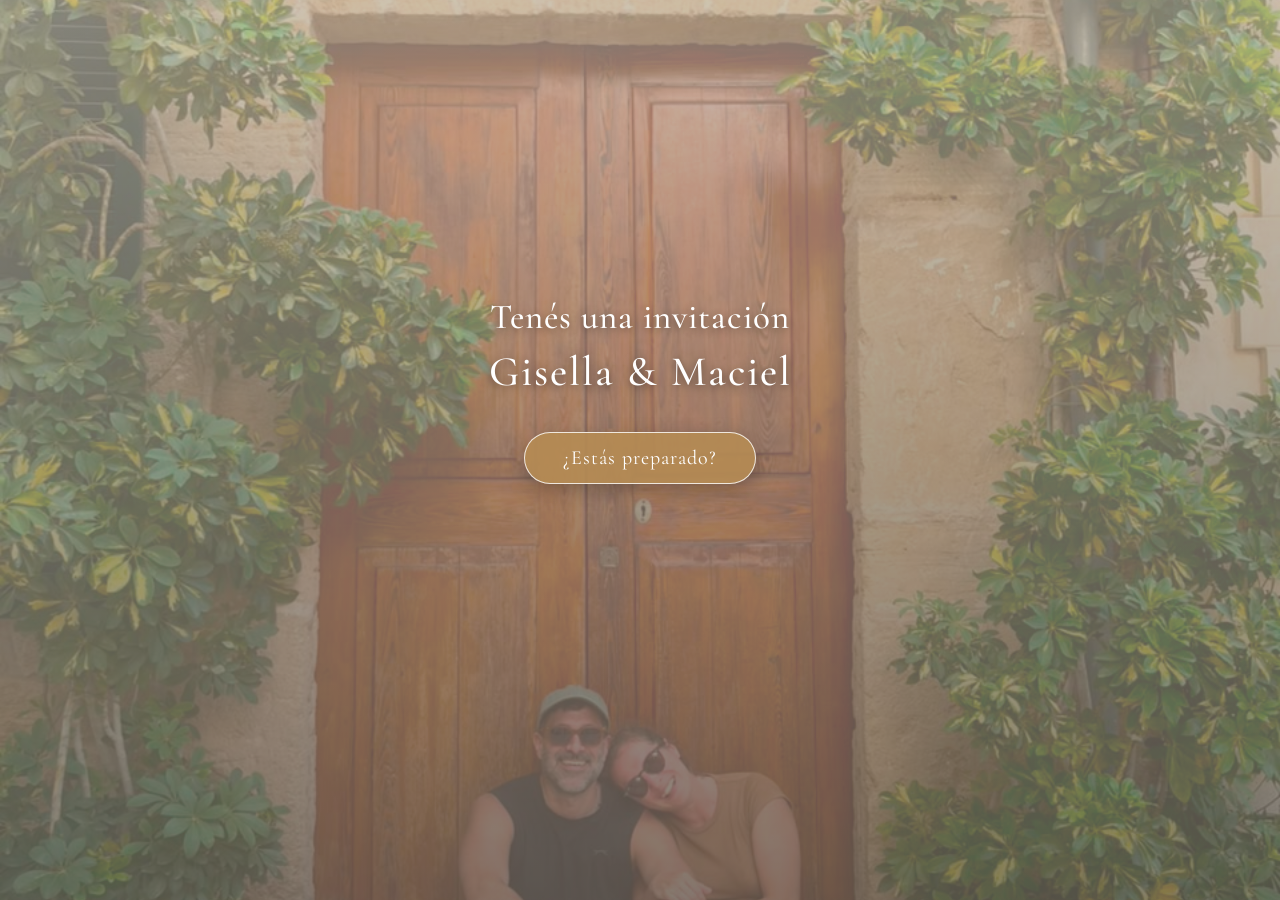
<file: index.html>
<!DOCTYPE html>
<html lang="es">

<head>

    <meta name="google" content="notranslate">
    <meta charset="UTF-8">
    <meta name="viewport" content="width=device-width, initial-scale=1.0">

    <title>Gisella & Maciel</title>
<link rel="icon" type="image/png" href="img/favicon.png">
<link rel="apple-touch-icon" href="img/favicon.png">
    <link rel="stylesheet" href="style.css">

    <!-- Google Fonts -->
    <link rel="preconnect" href="https://fonts.googleapis.com">
    <link rel="preconnect" href="https://fonts.gstatic.com" crossorigin>

    <link href="https://fonts.googleapis.com/css2?family=Cormorant+Garamond:wght@300;400;500;600;700&family=Poppins:wght@300;400;500&display=swap" rel="stylesheet">

</head>

<body>


    <!-- INTRO -->

<section id="intro">

    <div class="intro-card">

        <h2>Tenés una invitación</h2>

        <p>Gisella & Maciel</p>

        <button id="abrir">
            ¿Estás preparado?
        </button>

    </div>

</section>

    <!-- PORTADA -->

    <section class="hero" id="hero">

        <!-- Flores -->

        <img src="img/flor.png" class="flor tl" alt="">
        <img src="img/flor.png" class="flor tr" alt="">
        <img src="img/flor.png" class="flor bl" alt="">
        <img src="img/flor.png" class="flor br" alt="">

        <div class="overlay"></div>

        <div class="contenido">

            <h1 class="titulo-sorpresa">Nos casamos</h1>

            <div class="nombres nombres-sorpresa">

                <span>Gisella</span>

                <span class="ampersand">&</span>

                <span>Maciel</span>

            </div>

            <button id="btnInvitacion" class="boton-sorpresa">
                Abrir invitación
            </button>

        </div>

    </section>

    <script src="script.js"></script>

</body>

</html>
</file>
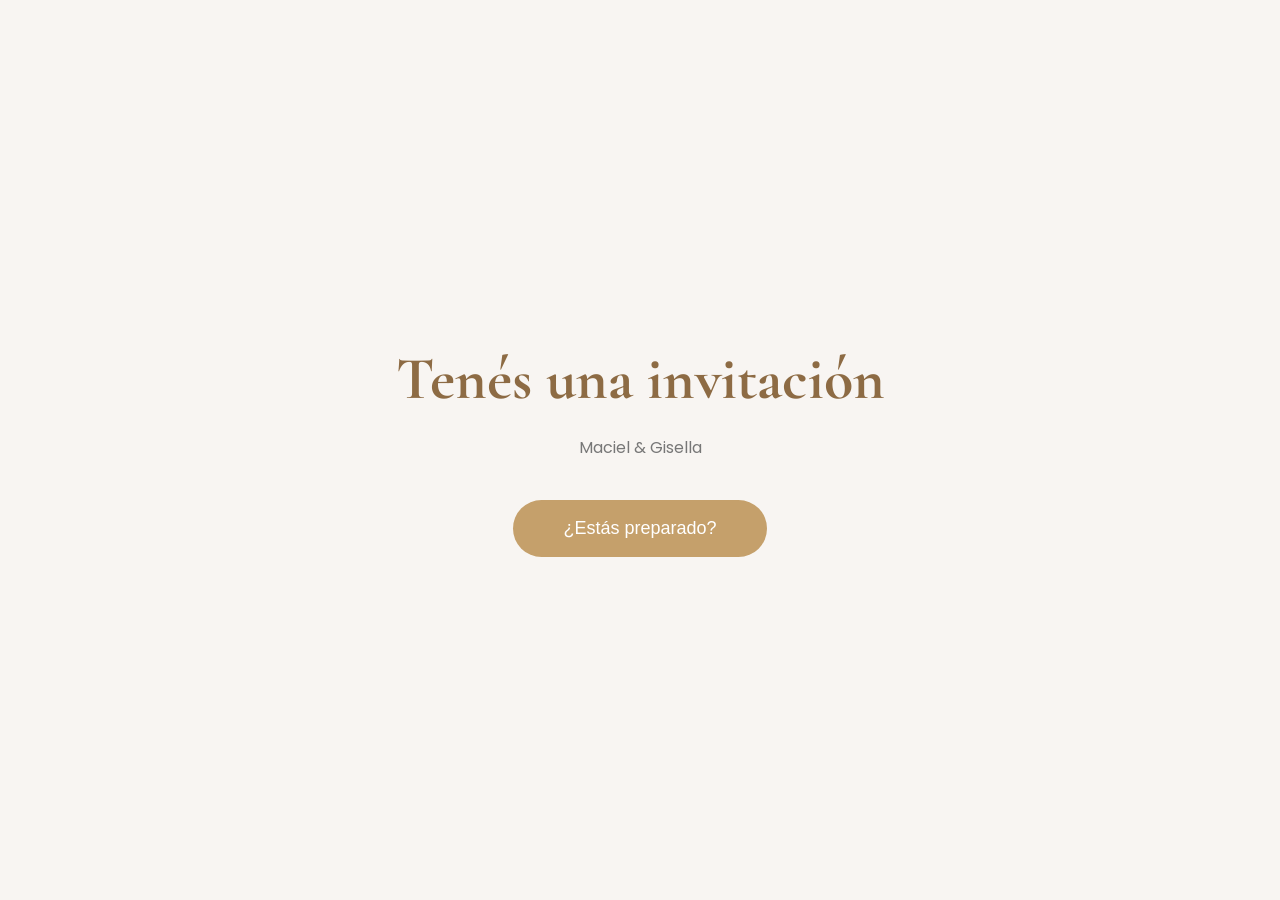
<file: frontend/index.html>
<!DOCTYPE html>
<html lang="es">

<head>

    <meta charset="UTF-8">
    <meta name="viewport" content="width=device-width, initial-scale=1.0">

    <title>Maciel & Gisella</title>

    <link rel="stylesheet" href="style.css">

    <!-- Google Fonts -->
    <link rel="preconnect" href="https://fonts.googleapis.com">
    <link rel="preconnect" href="https://fonts.gstatic.com" crossorigin>

    <link href="https://fonts.googleapis.com/css2?family=Cormorant+Garamond:wght@300;400;500;600;700&family=Poppins:wght@300;400;500&display=swap" rel="stylesheet">

</head>

<body>

    <!-- INTRO -->

    <section id="intro">

        <div class="intro-card">

            <h2>Tenés una invitación</h2>

            <p>Maciel & Gisella</p>

            <button id="abrir">
                ¿Estás preparado?
            </button>

        </div>

    </section>

    <!-- PORTADA -->

    <section class="hero" id="hero">

        <!-- Flores -->

        <img src="img/flor.png" class="flor tl" alt="">
        <img src="img/flor.png" class="flor tr" alt="">
        <img src="img/flor.png" class="flor bl" alt="">
        <img src="img/flor.png" class="flor br" alt="">

        <div class="overlay"></div>

        <div class="contenido">

            <h1>Nos Casamos</h1>

            <div class="nombres">

                <span>Maciel</span>

                <span class="ampersand">&</span>

                <span>Gisella</span>

            </div>

            <button id="btnInvitacion">
                Abrir invitación
            </button>

        </div>

    </section>

    <script src="script.js"></script>

</body>

</html>
</file>
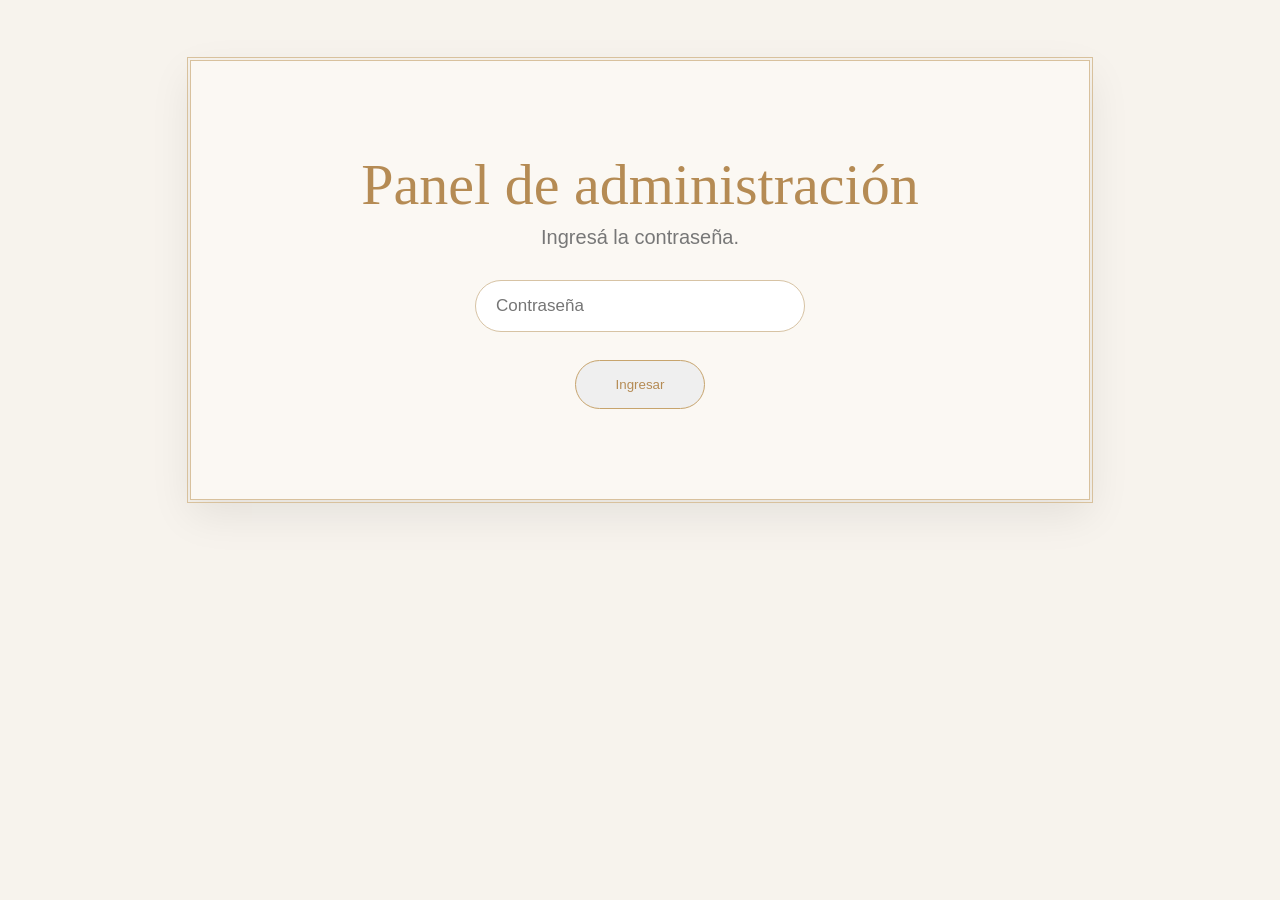
<file: admin.html>
<!DOCTYPE html>
<html lang="es">

<head>

<meta charset="UTF-8">

<title>Administrador</title>

<link rel="stylesheet" href="style.css">

</head>

<body>

<section class="confirmacion">

<div class="marco">

<h2>Panel de administración</h2>

<p>Ingresá la contraseña.</p>

<input
    type="password"
    id="password"
    class="input-confirmar"
    placeholder="Contraseña"
>

<br><br>

<button
    class="btn-evento"
    onclick="login()"
>
Ingresar
</button>

<div id="mensaje"></div>

</div>

</section>

<script src="admin.js"></script>

</body>

</html>
</file>
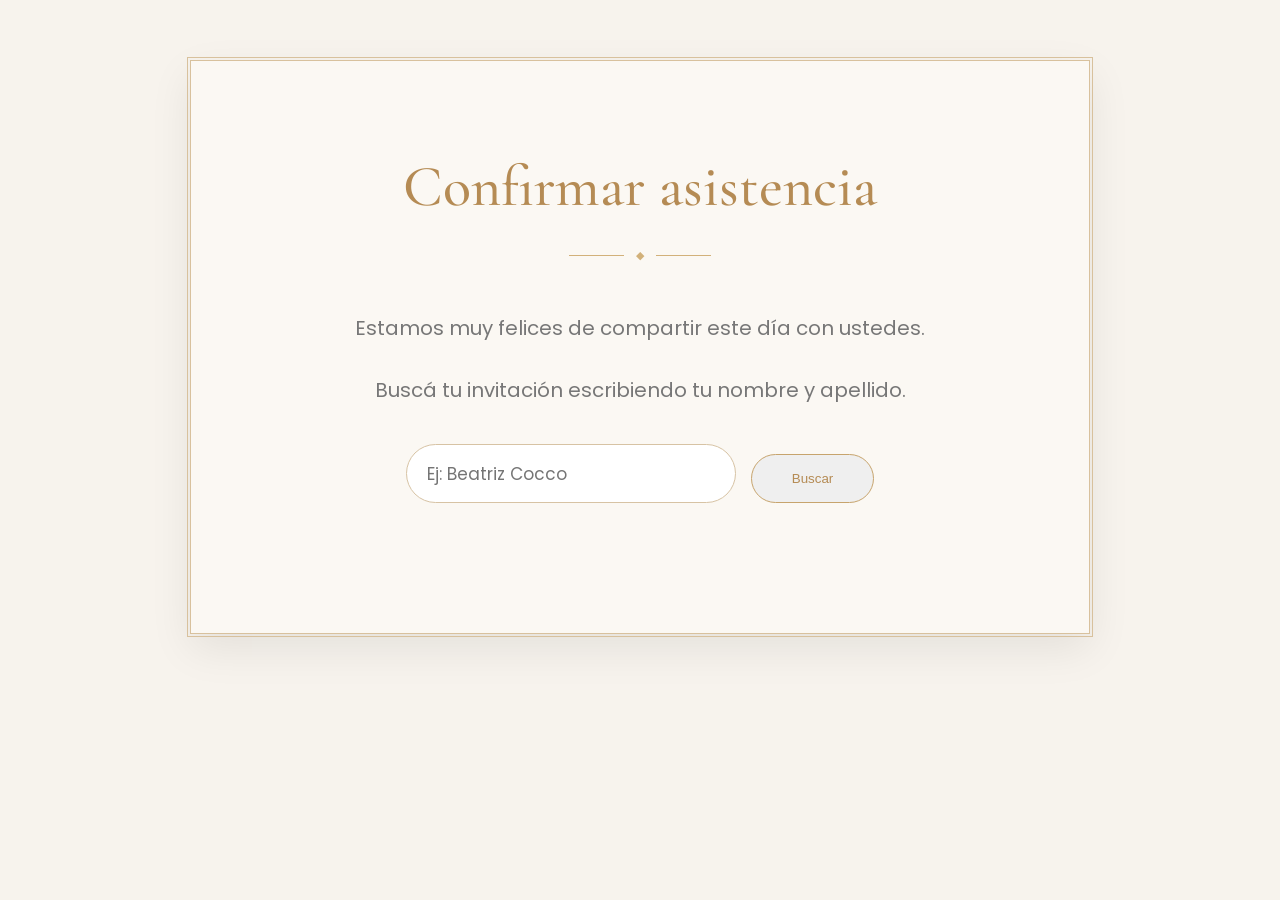
<file: confirmar.html>
<!DOCTYPE html>
<html lang="es">

<head>

    <meta charset="UTF-8">
    <meta name="viewport" content="width=device-width, initial-scale=1.0">

    <title>Confirmar asistencia</title>

    <link rel="stylesheet" href="style.css">

    <link href="https://fonts.googleapis.com/css2?family=Cormorant+Garamond:wght@400;600&family=Poppins:wght@300;400;500&display=swap" rel="stylesheet">

</head>

<body>

<section class="confirmacion">

    <div class="marco">

        <h2>Confirmar asistencia</h2>

        <div class="adorno">
            <span></span>
            <span class="rombo">◆</span>
            <span></span>
        </div>

        <p>
            Estamos muy felices de compartir este día con ustedes.
        </p>

        <p>
            Buscá tu invitación escribiendo tu nombre y apellido.
        </p>

        <div class="busqueda">

            <input
                type="text"
                id="nombre"
                class="input-confirmar"
                placeholder="Ej: Beatriz Cocco"
            >

            <button id="buscar" class="btn-evento">
                Buscar
            </button>

        </div>

        <div id="resultado"></div>

    </div>

</section>

<script src="confirmar.js"></script>

</body>

</html>
</file>
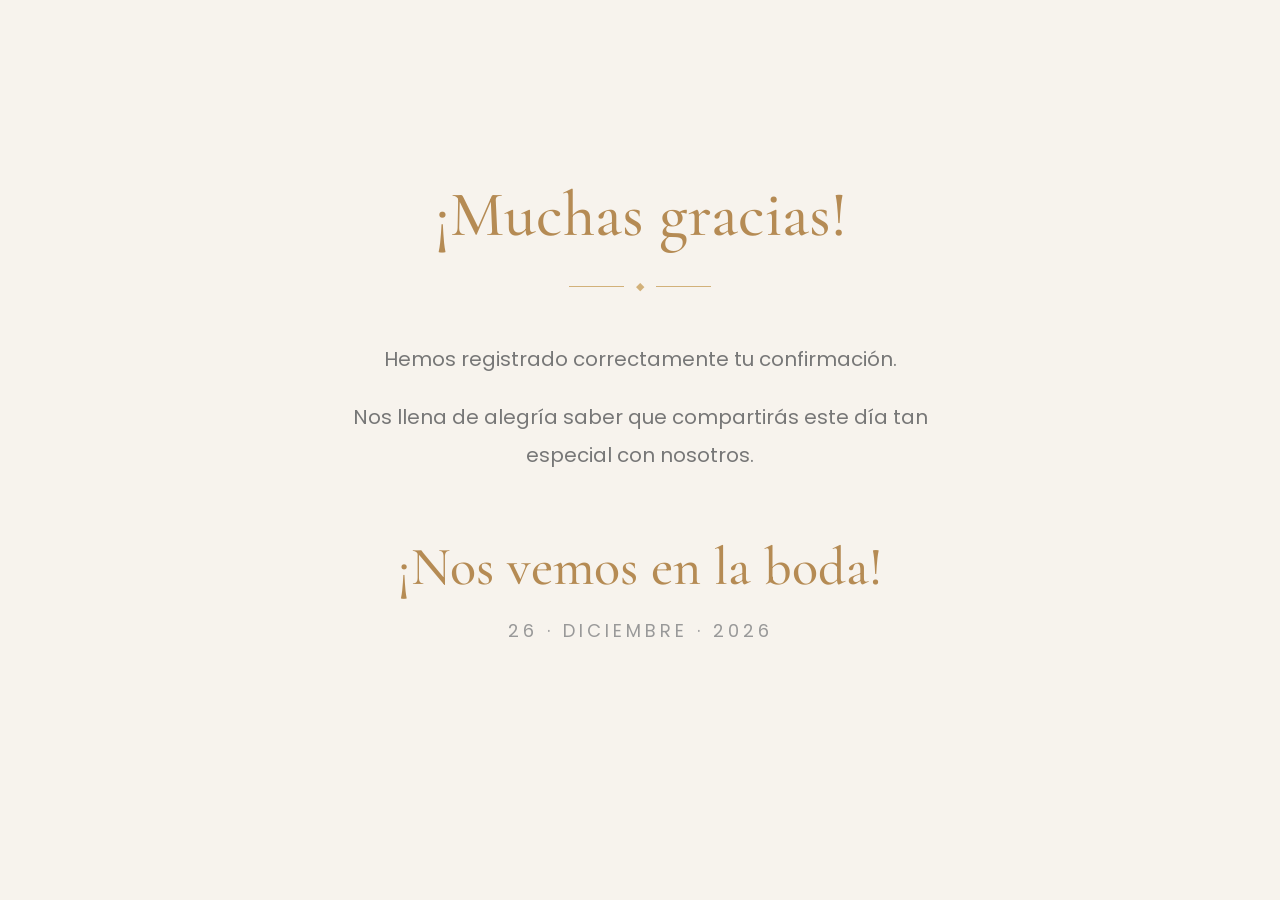
<file: gracias.html>
<!DOCTYPE html>
<html lang="es">

<head>

    <meta charset="UTF-8">
    <meta name="viewport" content="width=device-width, initial-scale=1.0">

    <title>¡Gracias!</title>

<link rel="icon" type="image/png" href="img/favicon.png">
<link rel="apple-touch-icon" href="img/favicon.png">

    <link rel="stylesheet" href="style.css">

    <link href="https://fonts.googleapis.com/css2?family=Cormorant+Garamond:wght@400;600&family=Poppins:wght@300;400;500&display=swap" rel="stylesheet">

</head>

<body>

<section class="final gracias-final">

    <div class="final-contenido">

        <h2>¡Muchas gracias!</h2>

        <div class="adorno">
            <span></span>
            <span class="rombo">◆</span>
            <span></span>
        </div>

        <p>
            Hemos registrado correctamente tu confirmación.
        </p>

        <p>
            Nos llena de alegría saber que compartirás este día tan especial con nosotros.
        </p>

        <h3>¡Nos vemos en la boda!</h3>

        <span class="fecha-final">
            26 · DICIEMBRE · 2026
        </span>

    </div>

</section>

</body>

</html>
</file>
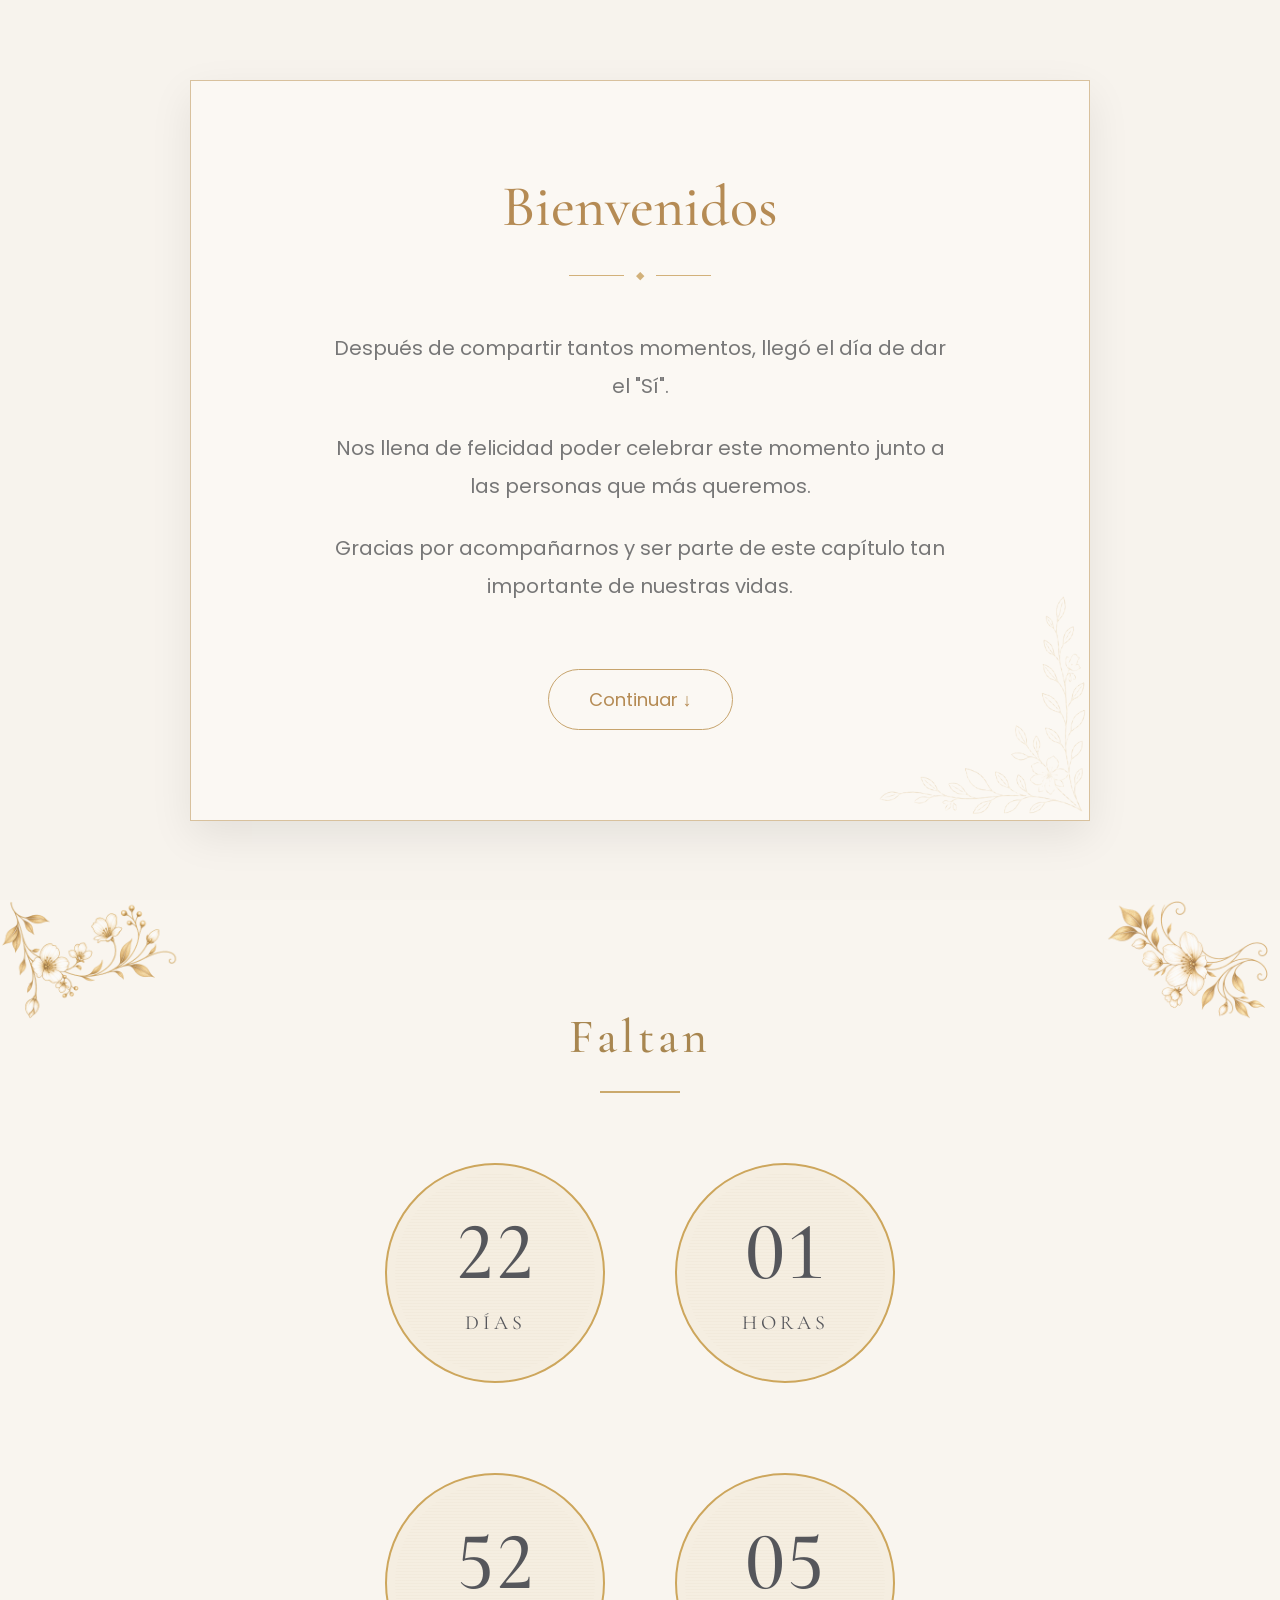
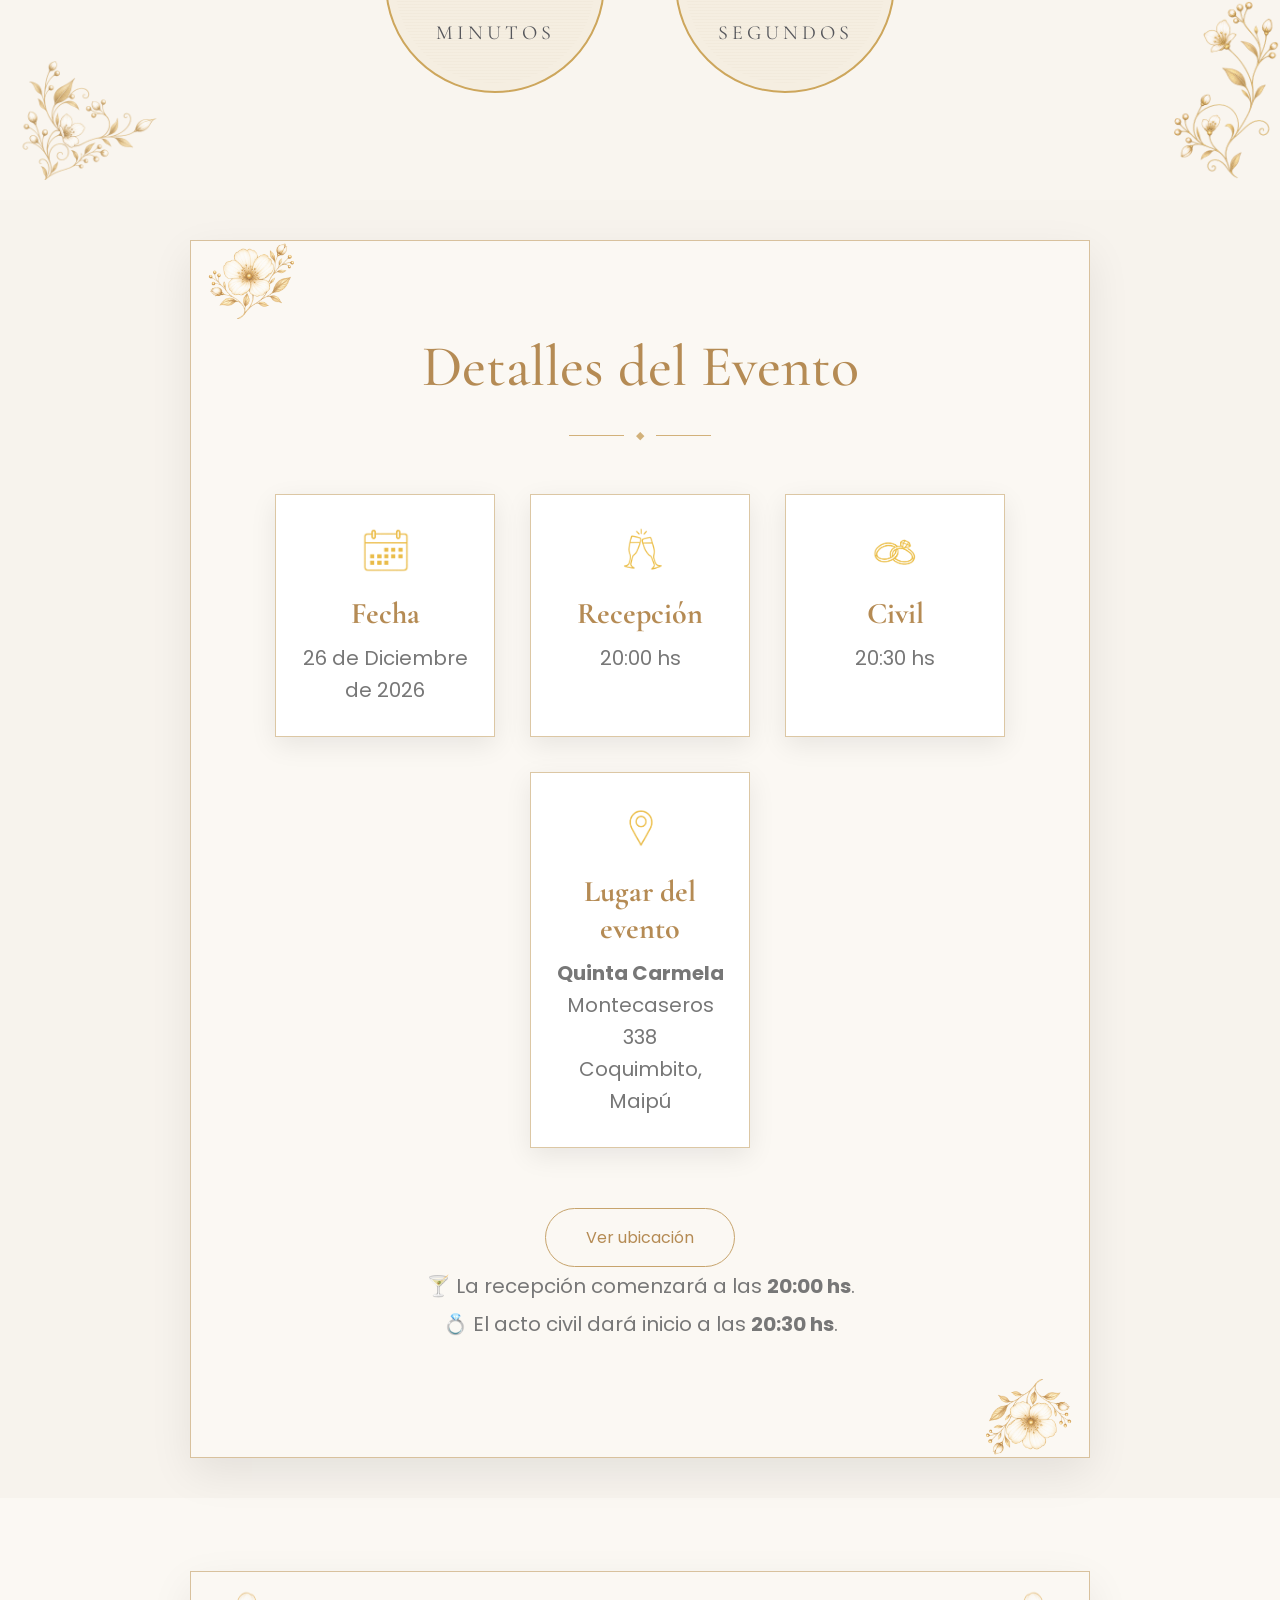
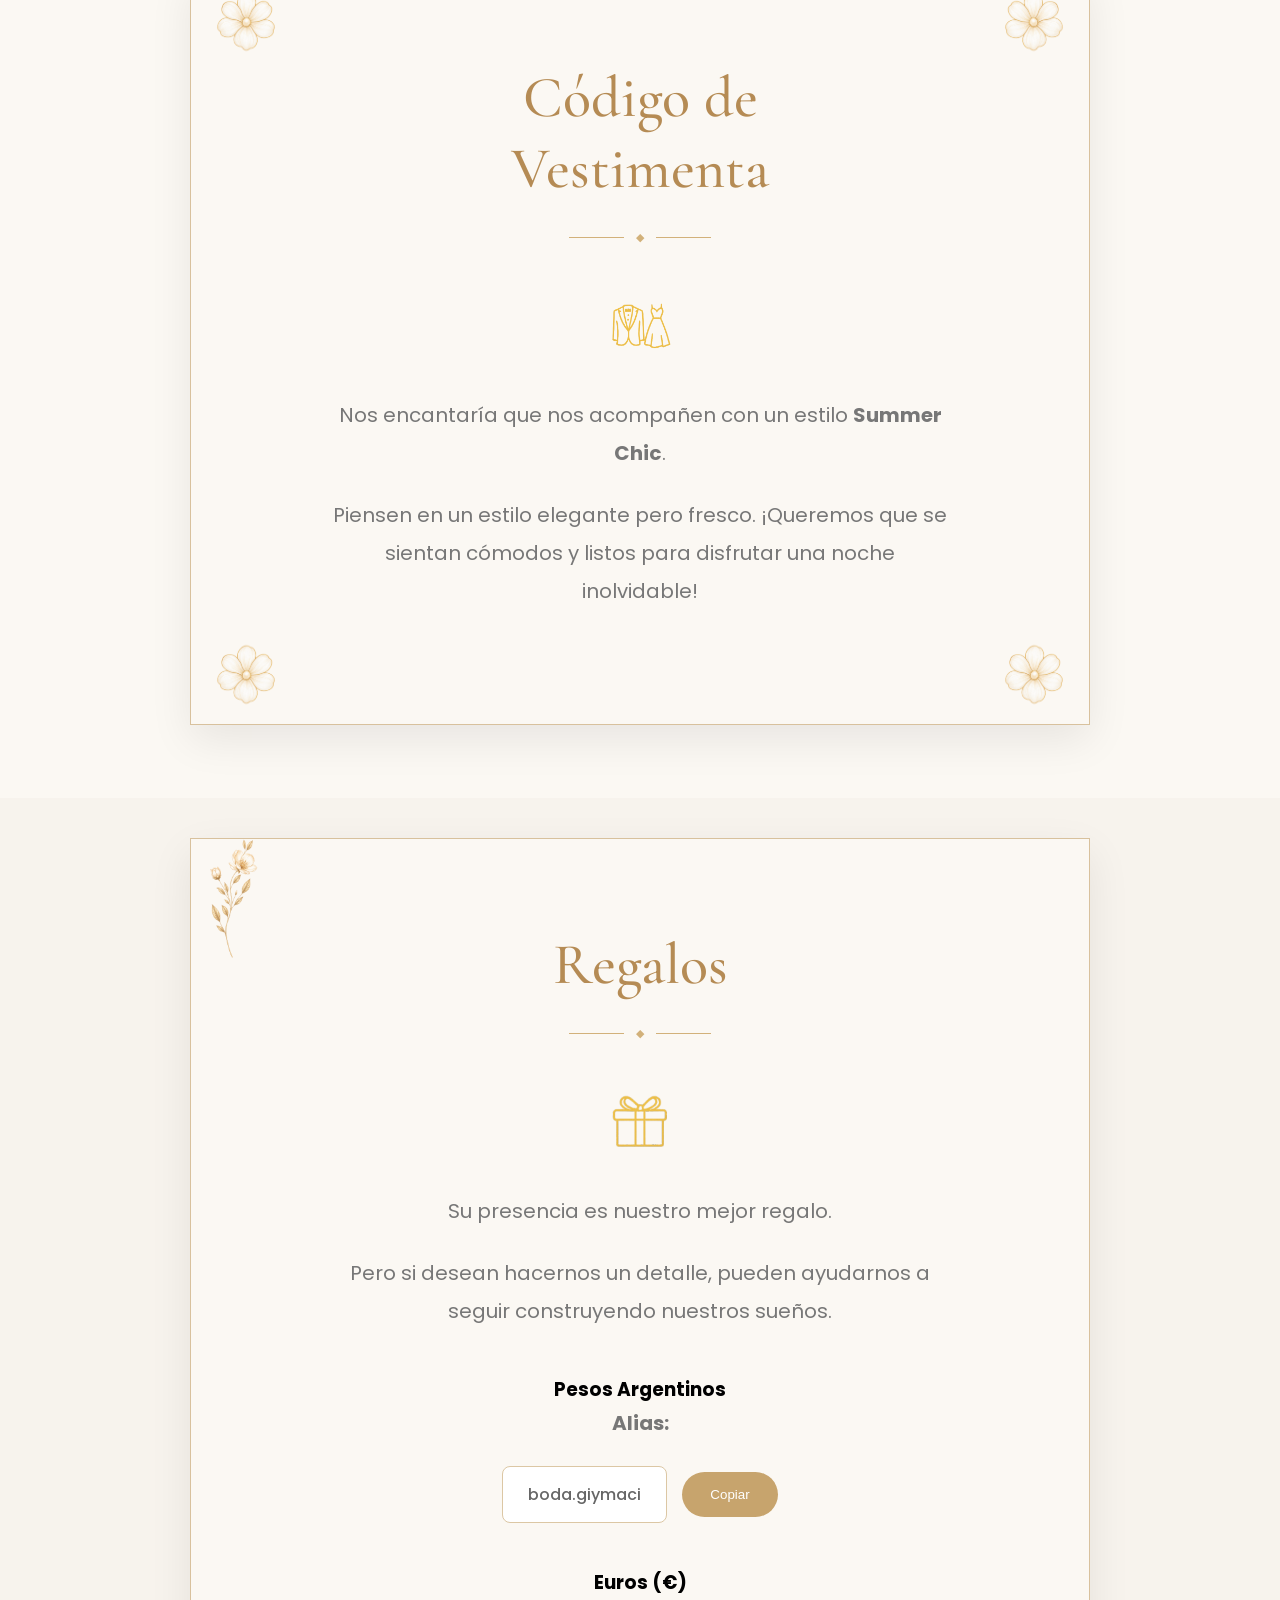
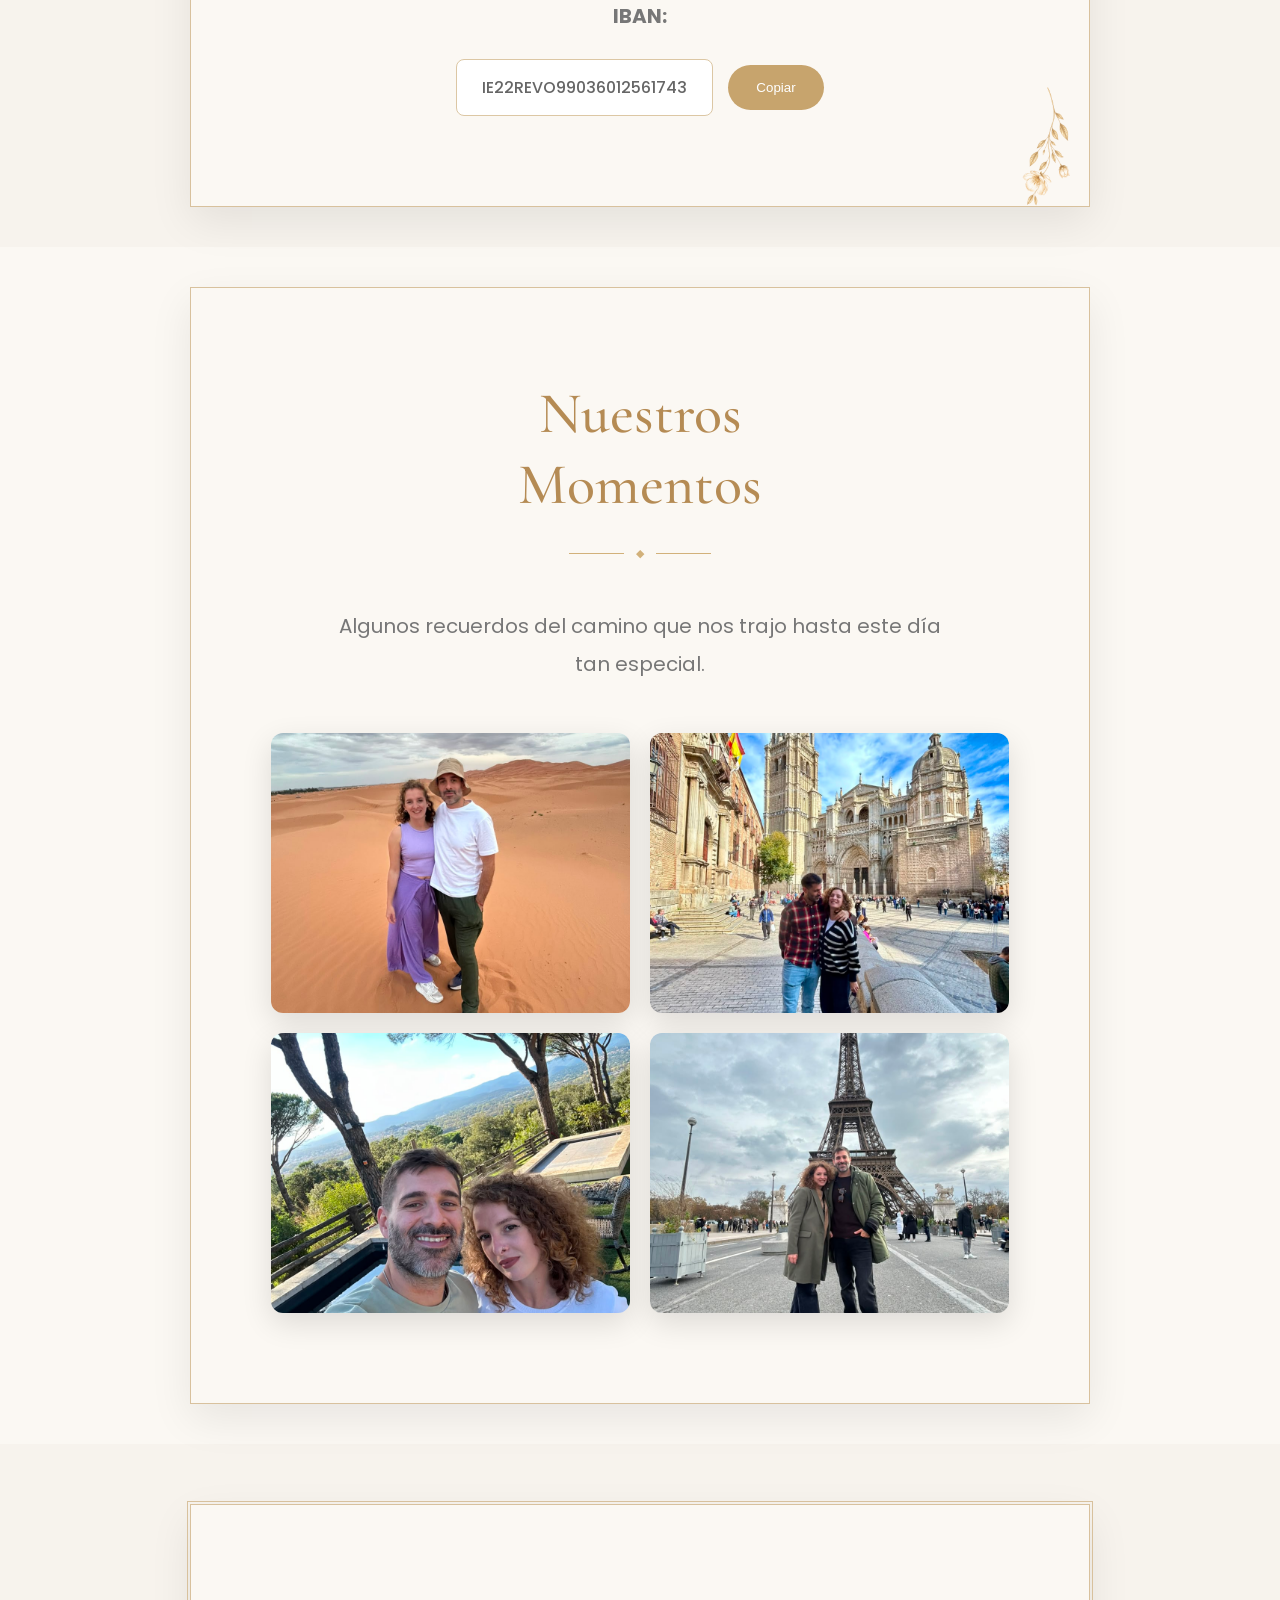
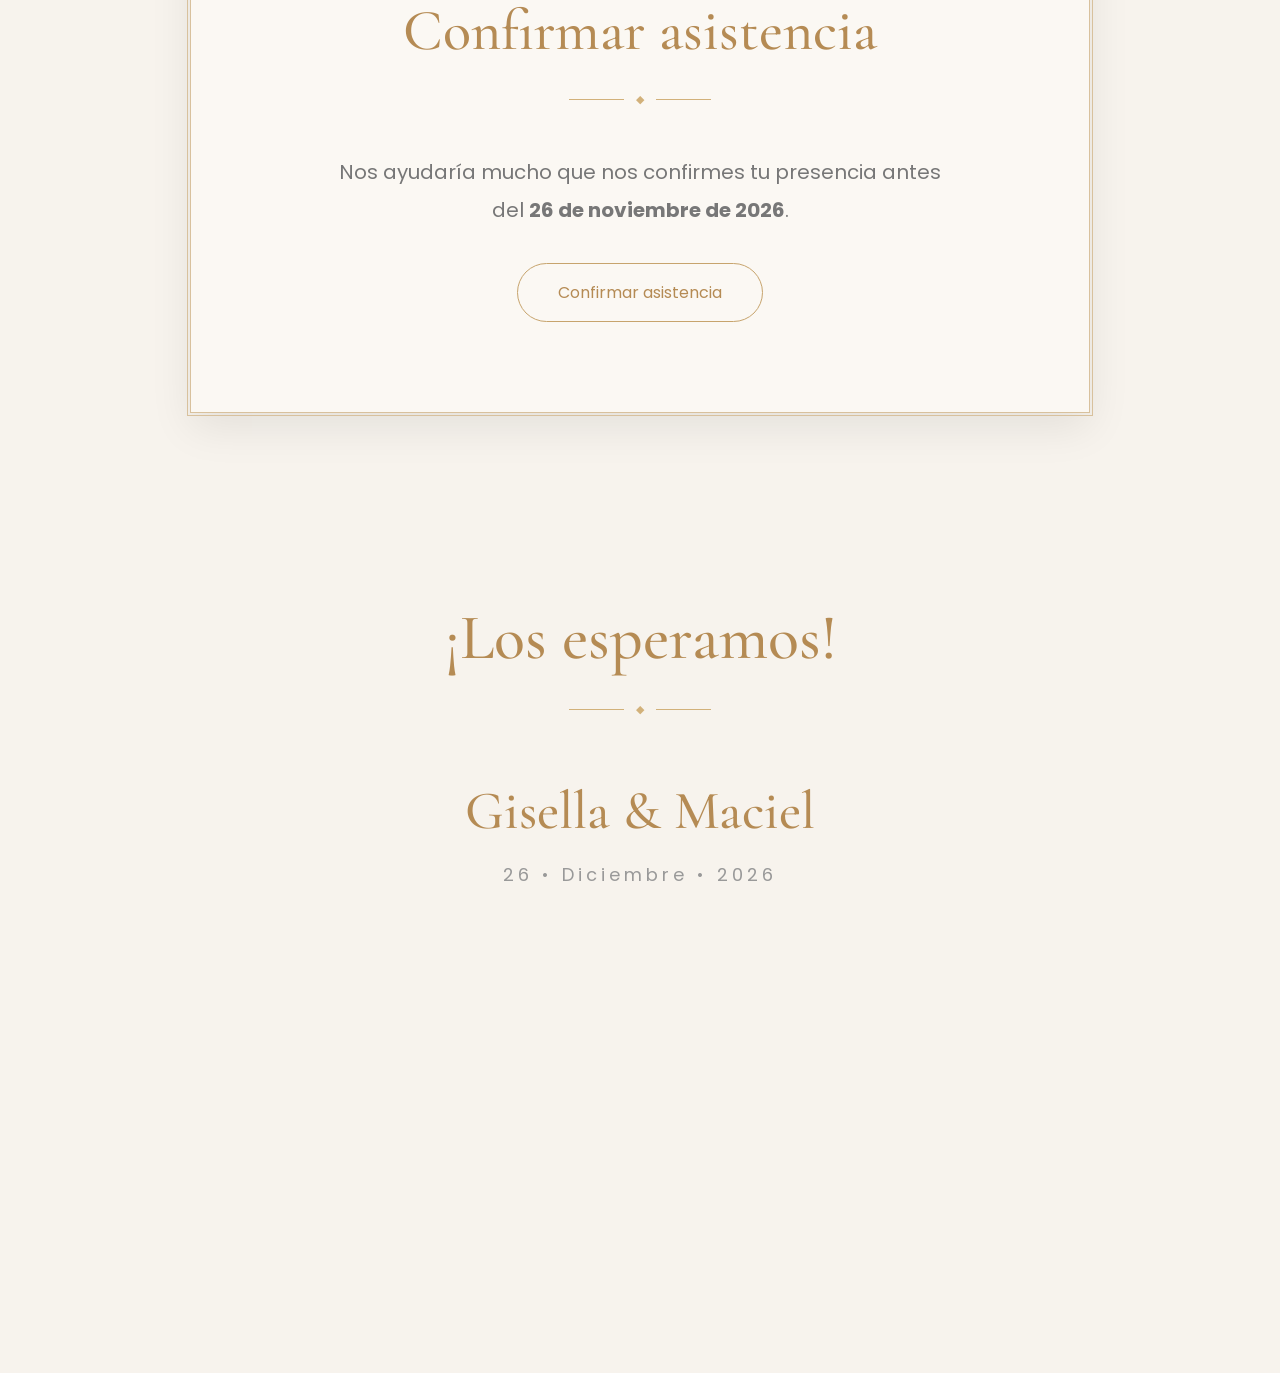
<file: invitacion.html>
<!DOCTYPE html>
<html lang="es">

<head>

    <meta name="google" content="notranslate">
    <meta charset="UTF-8">
    <meta name="viewport" content="width=device-width, initial-scale=1.0">

    <title>Gisella & Maciel</title>
<link rel="icon" type="image/png" href="img/favicon.png">
<link rel="apple-touch-icon" href="img/favicon.png">
    <link rel="stylesheet" href="style.css">

    <link rel="preconnect" href="https://fonts.googleapis.com">
    <link rel="preconnect" href="https://fonts.gstatic.com" crossorigin>

    <link href="https://fonts.googleapis.com/css2?family=Cormorant+Garamond:wght@300;400;500;600;700&family=Poppins:wght@300;400;500&display=swap" rel="stylesheet">

</head>

<body>

    <!-- ==========================
         BIENVENIDOS
    =========================== -->

    <section class="bienvenidos">

        <div class="marco">

            <h2>Bienvenidos</h2>

            <div class="adorno">

                <span></span>

                <span class="rombo">◆</span>

                <span></span>

            </div>

            <p>
                Después de compartir tantos momentos,
                llegó el día de dar el "Sí".
            </p>

            <p>
                Nos llena de felicidad poder celebrar este momento
                junto a las personas que más queremos.
            </p>

            <p>
                Gracias por acompañarnos y ser parte de este capítulo
                tan importante de nuestras vidas.
            </p>

            <a href="#contador" class="btn-scroll">

                Continuar ↓

            </a>

            <img src="img/flor.png" class="flor-bienvenida" alt="">

        </div>

    </section>

    <!-- ==========================
         CUENTA REGRESIVA
    =========================== -->

    <!-- ==========================
     CUENTA REGRESIVA
=========================== -->

<section class="contador" id="contador">

<img src="img/flor1.png" class="flor flor-arriba-izquierda">
<img src="img/flor2.png" class="flor flor-arriba-derecha">
<img src="img/flor3.png" class="flor flor-abajo-izquierda">
<img src="img/flor4.png" class="flor flor-abajo-derecha">

    <h2>Faltan</h2>

    <div class="linea"></div>

    <div class="contador-grid">

        <div class="card-tiempo">
            <span id="dias">000</span>
            <small>DÍAS</small>
        </div>

        <div class="card-tiempo">
            <span id="horas">00</span>
            <small>HORAS</small>
        </div>

        <div class="card-tiempo">
            <span id="minutos">00</span>
            <small>MINUTOS</small>
        </div>

        <div class="card-tiempo">
            <span id="segundos">00</span>
            <small>SEGUNDOS</small>
        </div>

    </div>

</section>

<script src="script.js"></script>

   <!-- ==========================
     DETALLES DEL EVENTO
========================== -->

<section class="ceremonia">

    <div class="marco">

<!-- FLORES DECORATIVAS -->
      <img src="img/petalos.png" class="petalos-detalle petalos-detalle-tl" alt="">
<img src="img/petalos.png" class="petalos-detalle petalos-detalle-br" alt="">

        <h2>Detalles del Evento</h2>

        <div class="adorno">

            <span></span>

            <span class="rombo">◆</span>

            <span></span>

        </div>

        

        <div class="info-evento">

            <div class="item-evento">

                <div class="icono">
    <img src="img/fecha.png" alt="Fecha">
</div>

                <h3>Fecha</h3>

                <p>26 de Diciembre de 2026</p>

            </div>

            <div class="item-evento">

                <div class="icono">
    <img src="img/recepcion.png" alt="Recepción">
</div>

                <h3>Recepción</h3>

                <p>20:00 hs</p>

            </div>

            <div class="item-evento">

                <div class="icono">
    <img src="img/civil.png" alt="Civil">
</div>

                <h3>Civil</h3>

                <p>20:30 hs</p>

            </div>

            <div class="item-evento">

                <div class="icono">
    <img src="img/lugar.png" alt="Lugar">
</div>

                <h3>Lugar del evento</h3>

                <p>
    <strong>Quinta Carmela</strong><br>
    Montecaseros 338<br>
    Coquimbito, Maipú
</p>

            </div>

        </div>

        <a class="btn-evento"
           href="https://www.google.com/maps/search/?api=1&query=Quinta+Carmela+Montecaseros+338+Coquimbito+Maipu+Mendoza"
           target="_blank">

            Ver ubicación

        </a>

        <p class="nota-evento">
            🍸 La recepción comenzará a las <strong>20:00 hs</strong>.<br>
            💍 El acto civil dará inicio a las <strong>20:30 hs</strong>.
        </p>

    </div>

</section>
 
<!-- ==========================
     CÓDIGO DE VESTIMENTA
========================== -->

<section class="vestimenta">

    <div class="marco">

<img src="img/florcita.png" class="florcita-vestimenta flor-arriba-izquierda" alt="">
<img src="img/florcita.png" class="florcita-vestimenta flor-arriba-derecha" alt="">
<img src="img/florcita.png" class="florcita-vestimenta flor-abajo-izquierda" alt="">
<img src="img/florcita.png" class="florcita-vestimenta flor-abajo-derecha" alt="">

        <h2>Código de<br>Vestimenta</h2>

        <div class="adorno">

            <span></span>

            <span class="rombo">◆</span>

            <span></span>

        </div>

        <div class="icono-vestimenta">
    <img src="img/vestimenta.png" alt="Vestimenta">
</div>

        <p>
            Nos encantaría que nos acompañen con un estilo
            <strong>Summer Chic</strong>.
        </p>

        <p>
            Piensen en un estilo elegante pero fresco. ¡Queremos que se sientan cómodos y listos para disfrutar una noche inolvidable!
        </p>

    </div>

</section>
<!-- ==========================
     REGALOS
========================== -->

<section class="regalos">

    <div class="marco">
<img src="img/pasto.png" class="pasto-regalos pasto-arriba-izquierda" alt="">
<img src="img/pasto.png" class="pasto-regalos pasto-abajo-derecha" alt="">
        <h2>Regalos</h2>

        <div class="adorno">

            <span></span>

            <span class="rombo">◆</span>

            <span></span>

        </div>

        <div class="icono-regalo">
    <img src="img/regalo.png" alt="Regalo">
</div>
        <p>
            Su presencia es nuestro mejor regalo.
        </p>

        <p>
            Pero si desean hacernos un detalle, pueden ayudarnos
            a seguir construyendo nuestros sueños.
        </p>

        <!-- PESOS -->

        <div class="datos-regalo">

            <h3>Pesos Argentinos</h3>

            <p><strong>Alias:</strong></p>

            <div class="copiar">

                <span id="alias-pesos">boda.giymaci</span>

                <button onclick="copiarAlias('alias-pesos')">
                    Copiar
                </button>

            </div>

        </div>

        <!-- EUROS -->

        <div class="datos-regalo">

            <h3>Euros (€)</h3>

            <p><strong>IBAN:</strong></p>

            <div class="copiar">

                <span id="alias-euros">IE22REVO99036012561743</span>

                <button onclick="copiarAlias('alias-euros')">
                    Copiar
                </button>

            </div>

        </div>

    </div>

</section>
<!-- ==========================
     GALERÍA
========================== -->

<section class="galeria">

    <div class="marco">

        <h2>Nuestros<br>Momentos</h2>

        <div class="adorno">

            <span></span>

            <span class="rombo">◆</span>

            <span></span>

        </div>

        <p>
            Algunos recuerdos del camino que nos trajo hasta este día tan especial.
        </p>

        <div class="grid-galeria">

            <img src="img/foto1.jpg" alt="">
            <img src="img/foto2.jpg" alt="">
            <img src="img/foto3.jpg" alt="">
            <img src="img/foto4.jpg" alt="">

        </div>

    </div>

</section>

<!-- ==========================
     CONFIRMAR ASISTENCIA
========================== -->

<section class="confirmacion">

    <div class="marco">

        <h2>Confirmar asistencia</h2>

        <div class="adorno">
            <span></span>
            <span class="rombo">◆</span>
            <span></span>
        </div>

        <p>
            Nos ayudaría mucho que nos confirmes tu presencia antes del
            <strong>26 de noviembre de 2026</strong>.
        </p>

        <a href="confirmar.html" class="btn-evento">
            Confirmar asistencia
        </a>

    </div>

</section>
<!-- ==========================
     MENSAJE FINAL
========================== -->

<section class="final final-principal">

    <div class="final-contenido">

        <h2>¡Los esperamos!</h2>

        <div class="adorno">

            <span></span>

            <span class="rombo">◆</span>

            <span></span>

        </div>

        <h3>Gisella & Maciel</h3>

        <span class="fecha-final">
            26 • Diciembre • 2026
        </span>

    </div>

</section>

</body>

</html>
</file>
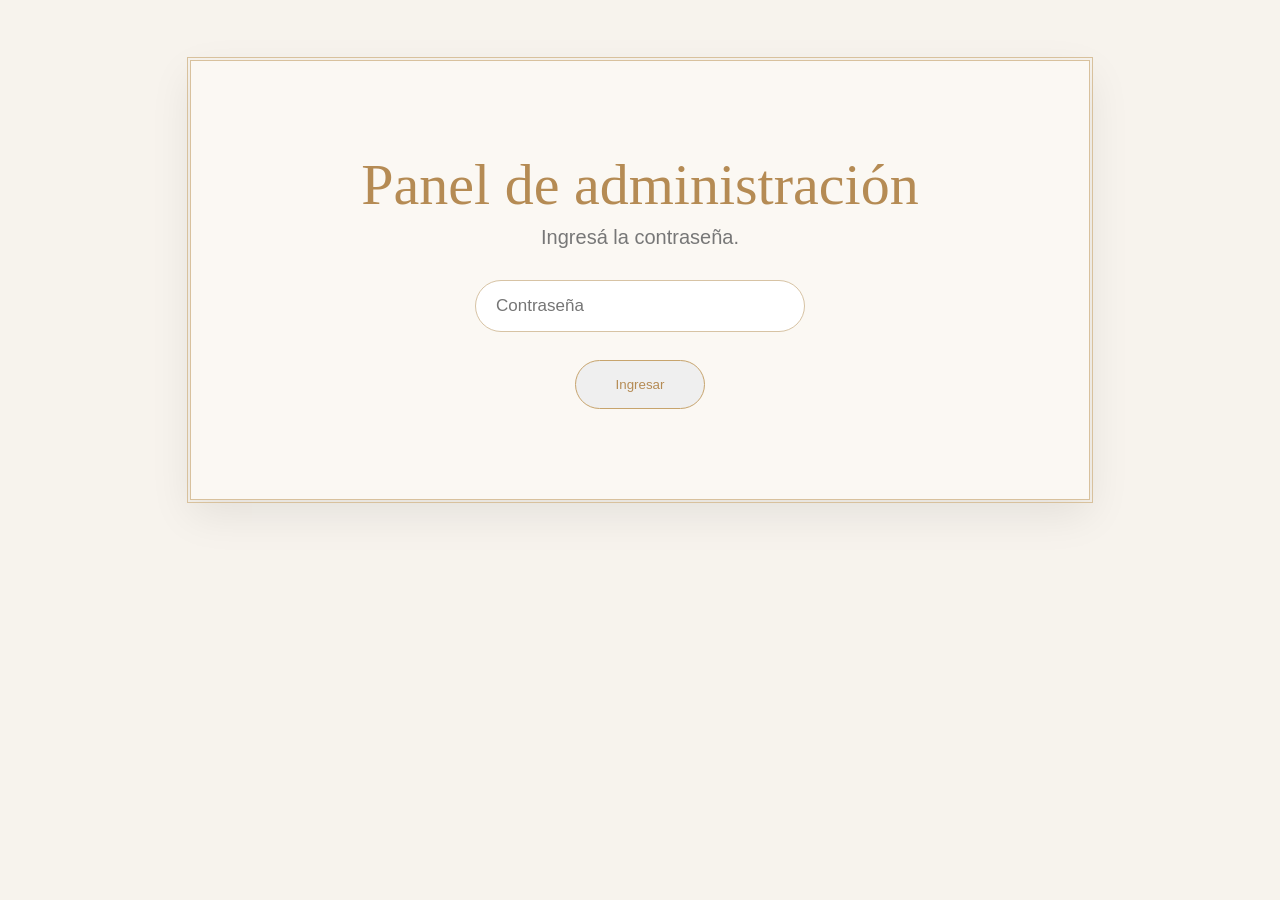
<file: panel.html>
<!DOCTYPE html>
<html lang="es">

<head>

<meta charset="UTF-8">
<title>Panel</title>

<link rel="stylesheet" href="style.css">

</head>

<body>

<section class="bienvenidos">

<div class="marco">

<h2>Panel de Administración</h2>

<div class="adorno">
<span></span>
<span class="rombo">◆</span>
<span></span>
</div>

<div id="estadisticas"></div>
<div class="agregar-familia">

    <h3>Agregar familia</h3>

    <input
        type="text"
        id="nombreFamilia"
        class="input-confirmar"
        placeholder="Nombre de la familia"
    >

    <div id="listaInvitados">

        <input
            type="text"
            class="input-confirmar invitado-input"
            placeholder="Nombre del invitado"
        >

    </div>

    <button
        type="button"
        class="btn-evento"
        onclick="agregarCampoInvitado()"
    >
        + Agregar invitado
    </button>

    <button
        type="button"
        class="btn-evento"
        onclick="guardarFamilia()"
    >
        Guardar familia
    </button>

    <p id="mensajeFamilia"></p>

</div>

<br>
<input
    type="text"
    id="buscador"
    class="input-confirmar"
    placeholder="Buscar familia..."
    onkeyup="filtrarFamilias()"
>

<br><br>

<div class="filtros">

    <button onclick="mostrarTodas()">
        Todas
    </button>

    <button onclick="filtrarEstado('Pendiente')">
        🔴 Pendientes
    </button>

    <button onclick="filtrarEstado('Parcial')">
        🟡 Parciales
    </button>

    <button onclick="filtrarEstado('Completa')">
        🟢 Completas
    </button>

</div>

<br>
<button
    type="button"
    class="btn-resetear"
    onclick="resetearConfirmaciones()"
>
    🔄 Resetear confirmaciones
</button>
<br>

<table id="tabla" style="width:100%;border-collapse:collapse;"></table>

</div>

</section>

<script src="panel.js"></script>

</body>

</html>
</file>
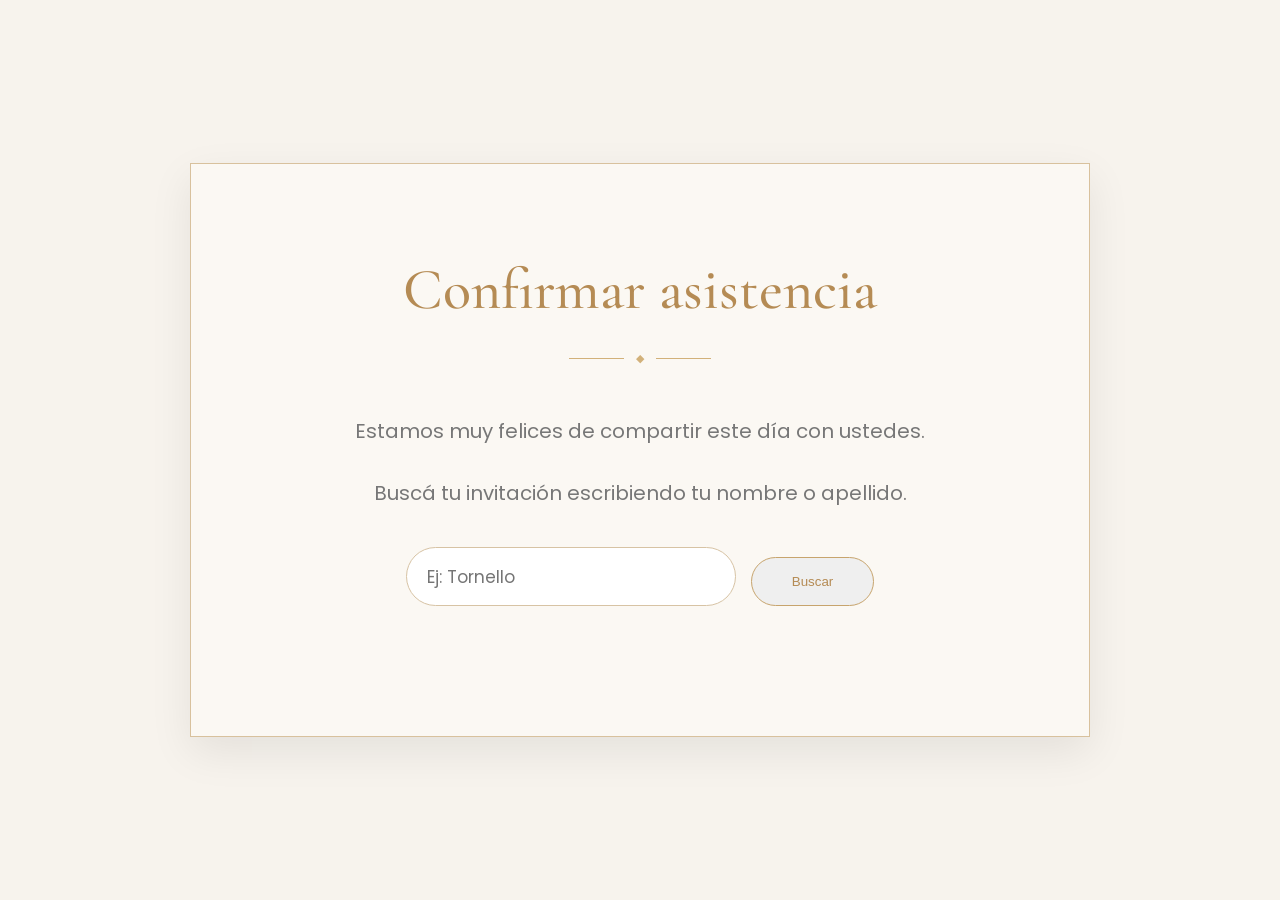
<file: frontend/confirmar.html>
<!DOCTYPE html>
<html lang="es">

<head>

    <meta charset="UTF-8">
    <meta name="viewport" content="width=device-width, initial-scale=1.0">

    <title>Confirmar asistencia</title>

    <link rel="stylesheet" href="style.css">

    <link href="https://fonts.googleapis.com/css2?family=Cormorant+Garamond:wght@400;600&family=Poppins:wght@300;400;500&display=swap" rel="stylesheet">

</head>

<body>

<section class="confirmacion">

    <div class="marco">

        <h2>Confirmar asistencia</h2>

        <div class="adorno">
            <span></span>
            <span class="rombo">◆</span>
            <span></span>
        </div>

        <p>
            Estamos muy felices de compartir este día con ustedes.
        </p>

        <p>
            Buscá tu invitación escribiendo tu nombre o apellido.
        </p>

        <div class="busqueda">

            <input
                type="text"
                id="nombre"
                class="input-confirmar"
                placeholder="Ej: Tornello"
            >

            <button id="buscar" class="btn-evento">
                Buscar
            </button>

        </div>

        <div id="resultado"></div>

    </div>

</section>

<script src="confirmar.js"></script>

</body>

</html>
</file>
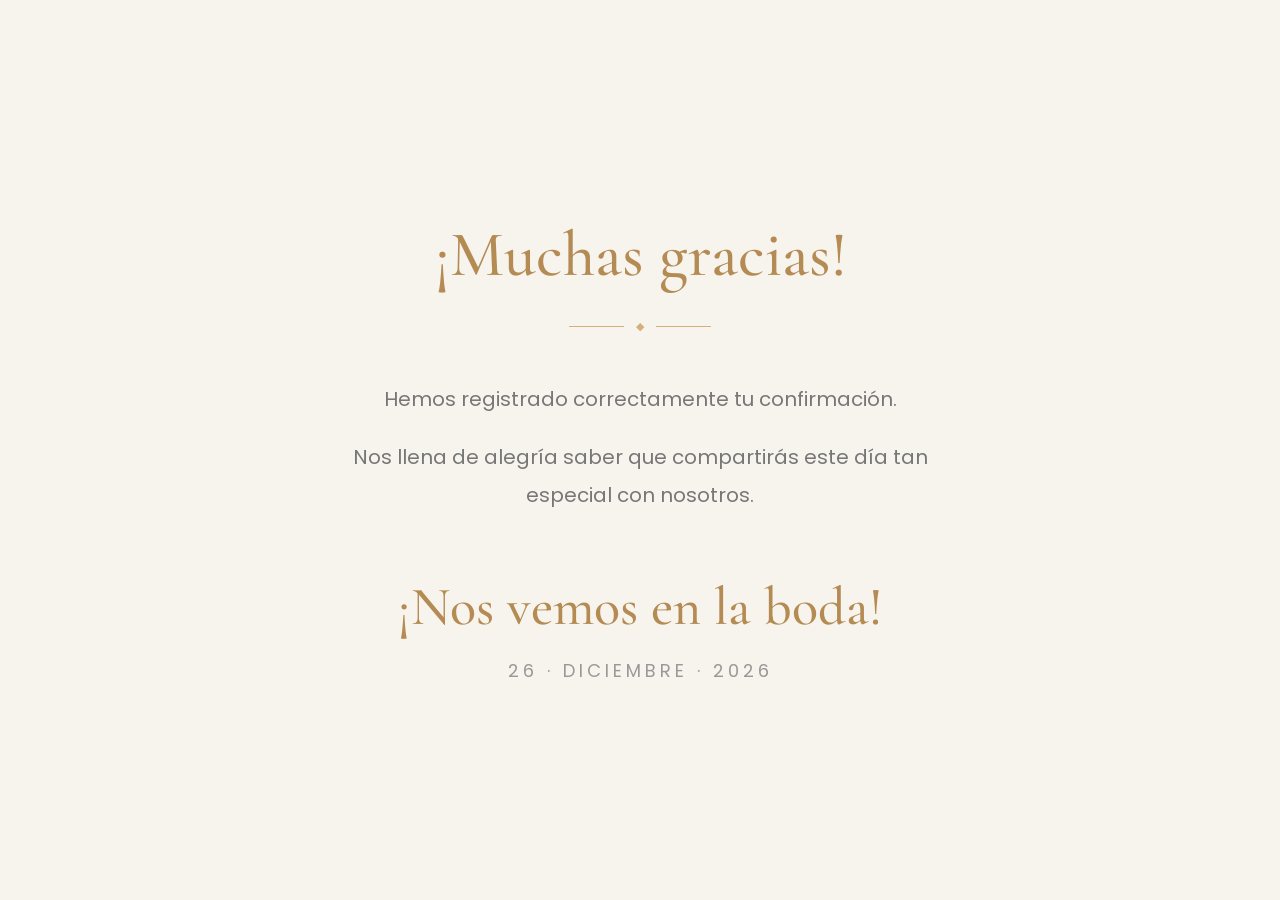
<file: frontend/gracias.html>
<!DOCTYPE html>
<html lang="es">

<head>

    <meta charset="UTF-8">
    <meta name="viewport" content="width=device-width, initial-scale=1.0">

    <title>¡Gracias!</title>

    <link rel="stylesheet" href="style.css">

    <link href="https://fonts.googleapis.com/css2?family=Cormorant+Garamond:wght@400;600&family=Poppins:wght@300;400;500&display=swap" rel="stylesheet">

</head>

<body>

<section class="final">

    <div class="final-contenido">

        <h2>¡Muchas gracias!</h2>

        <div class="adorno">
            <span></span>
            <span class="rombo">◆</span>
            <span></span>
        </div>

        <p>
            Hemos registrado correctamente tu confirmación.
        </p>

        <p>
            Nos llena de alegría saber que compartirás este día tan especial con nosotros.
        </p>

        <h3>¡Nos vemos en la boda!</h3>

        <span class="fecha-final">
            26 · DICIEMBRE · 2026
        </span>

    </div>

</section>

</body>

</html>
</file>
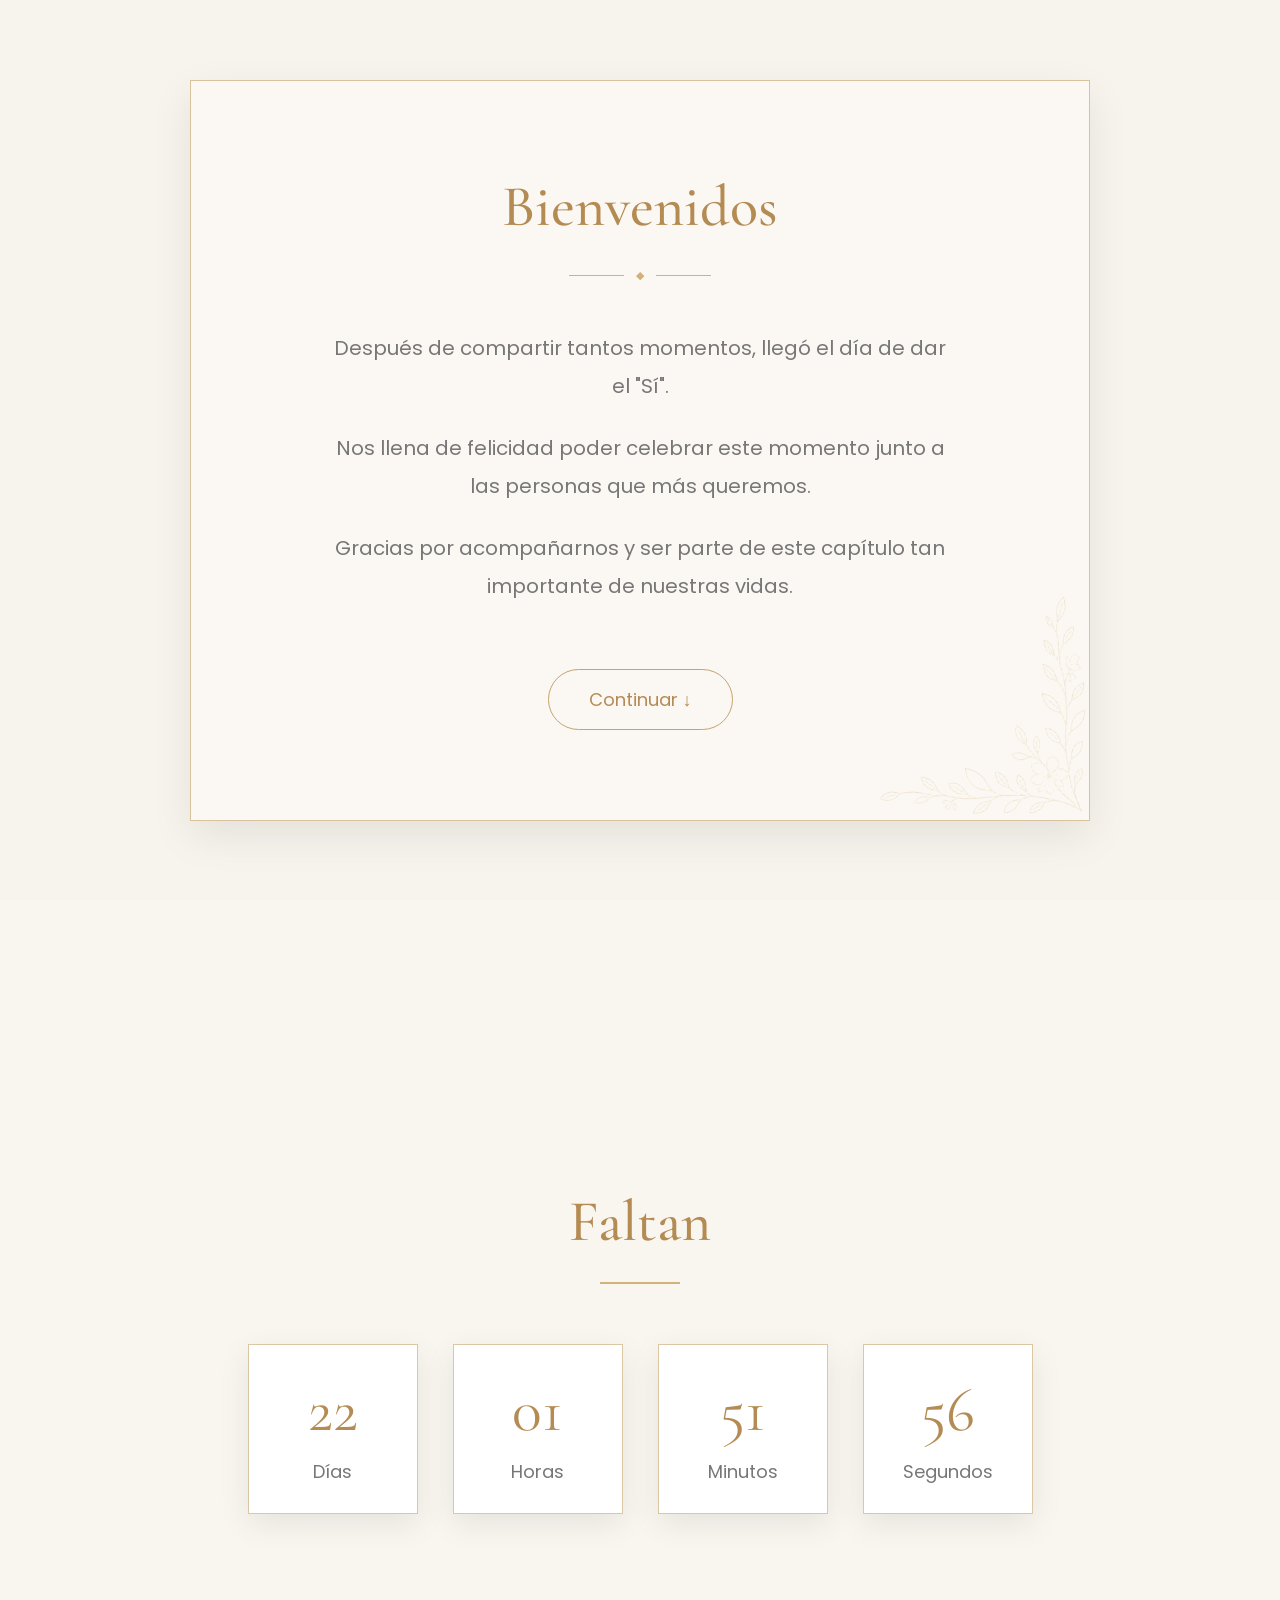
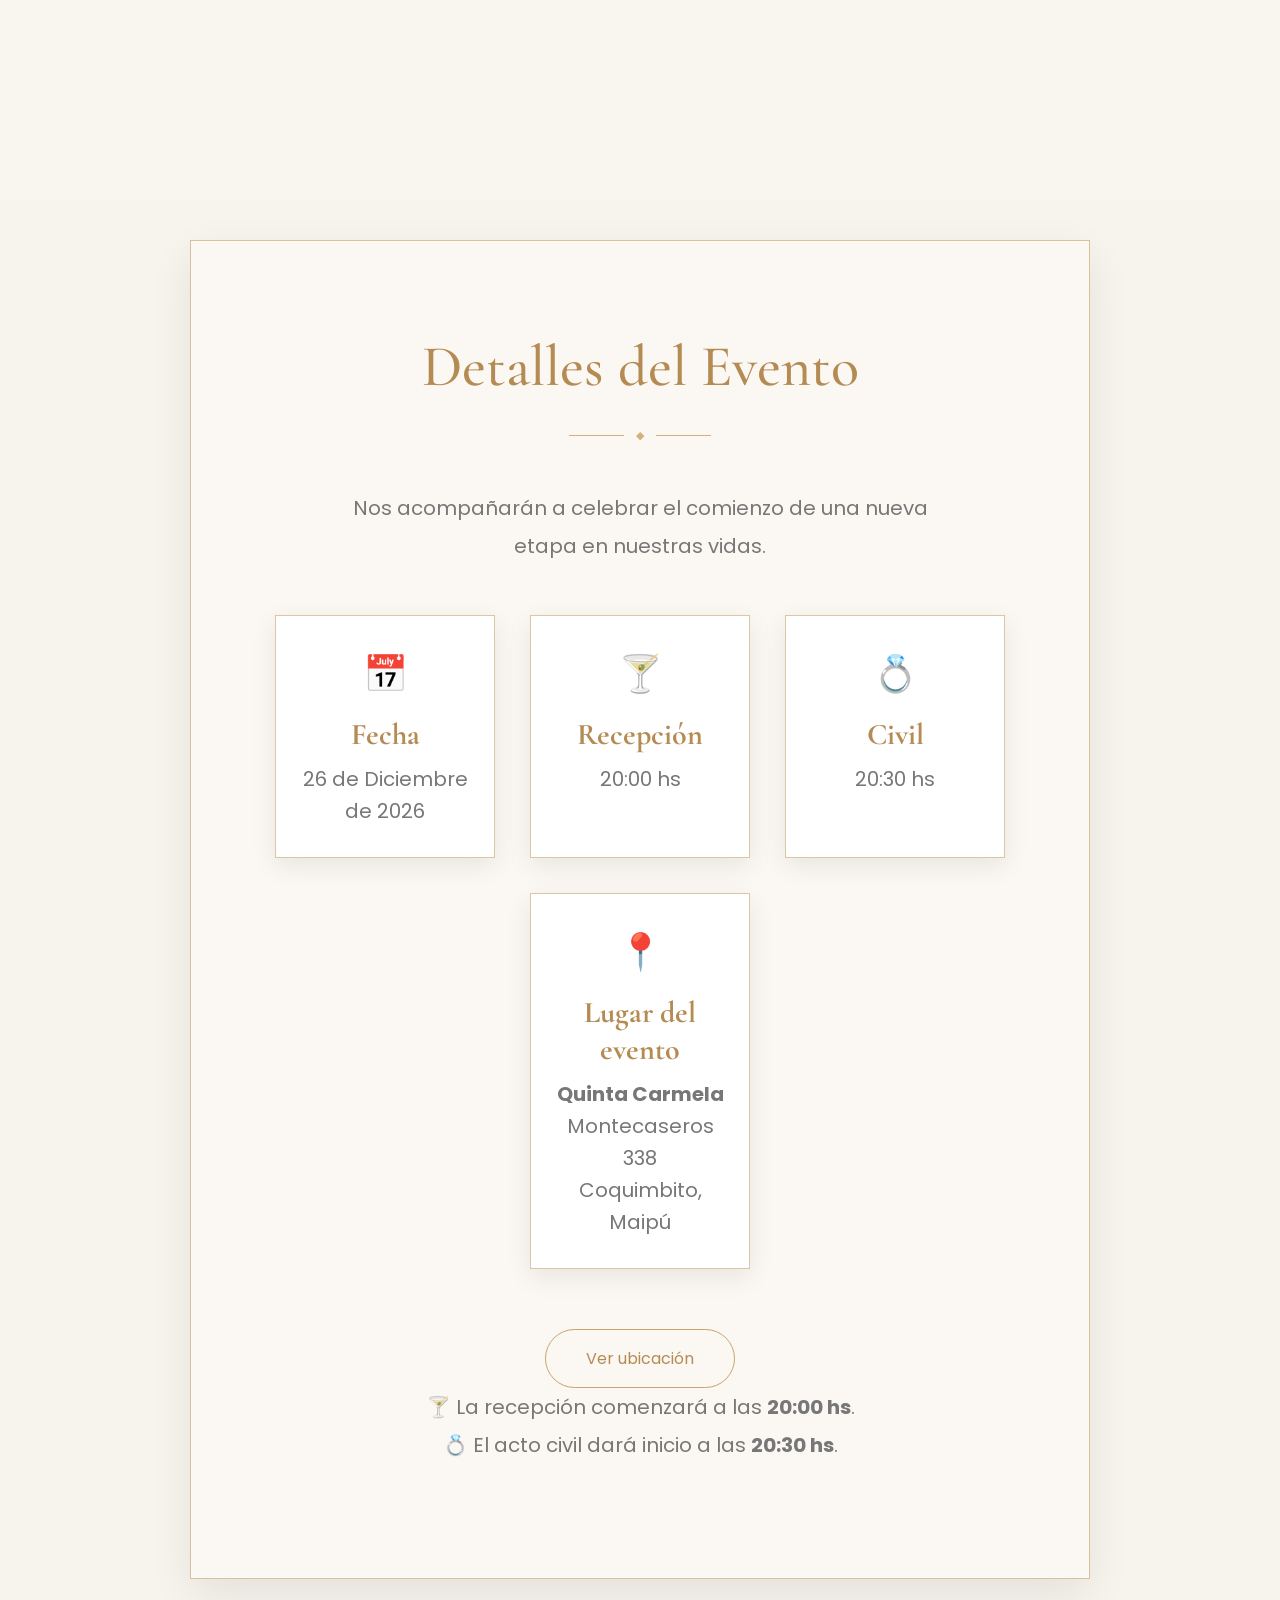
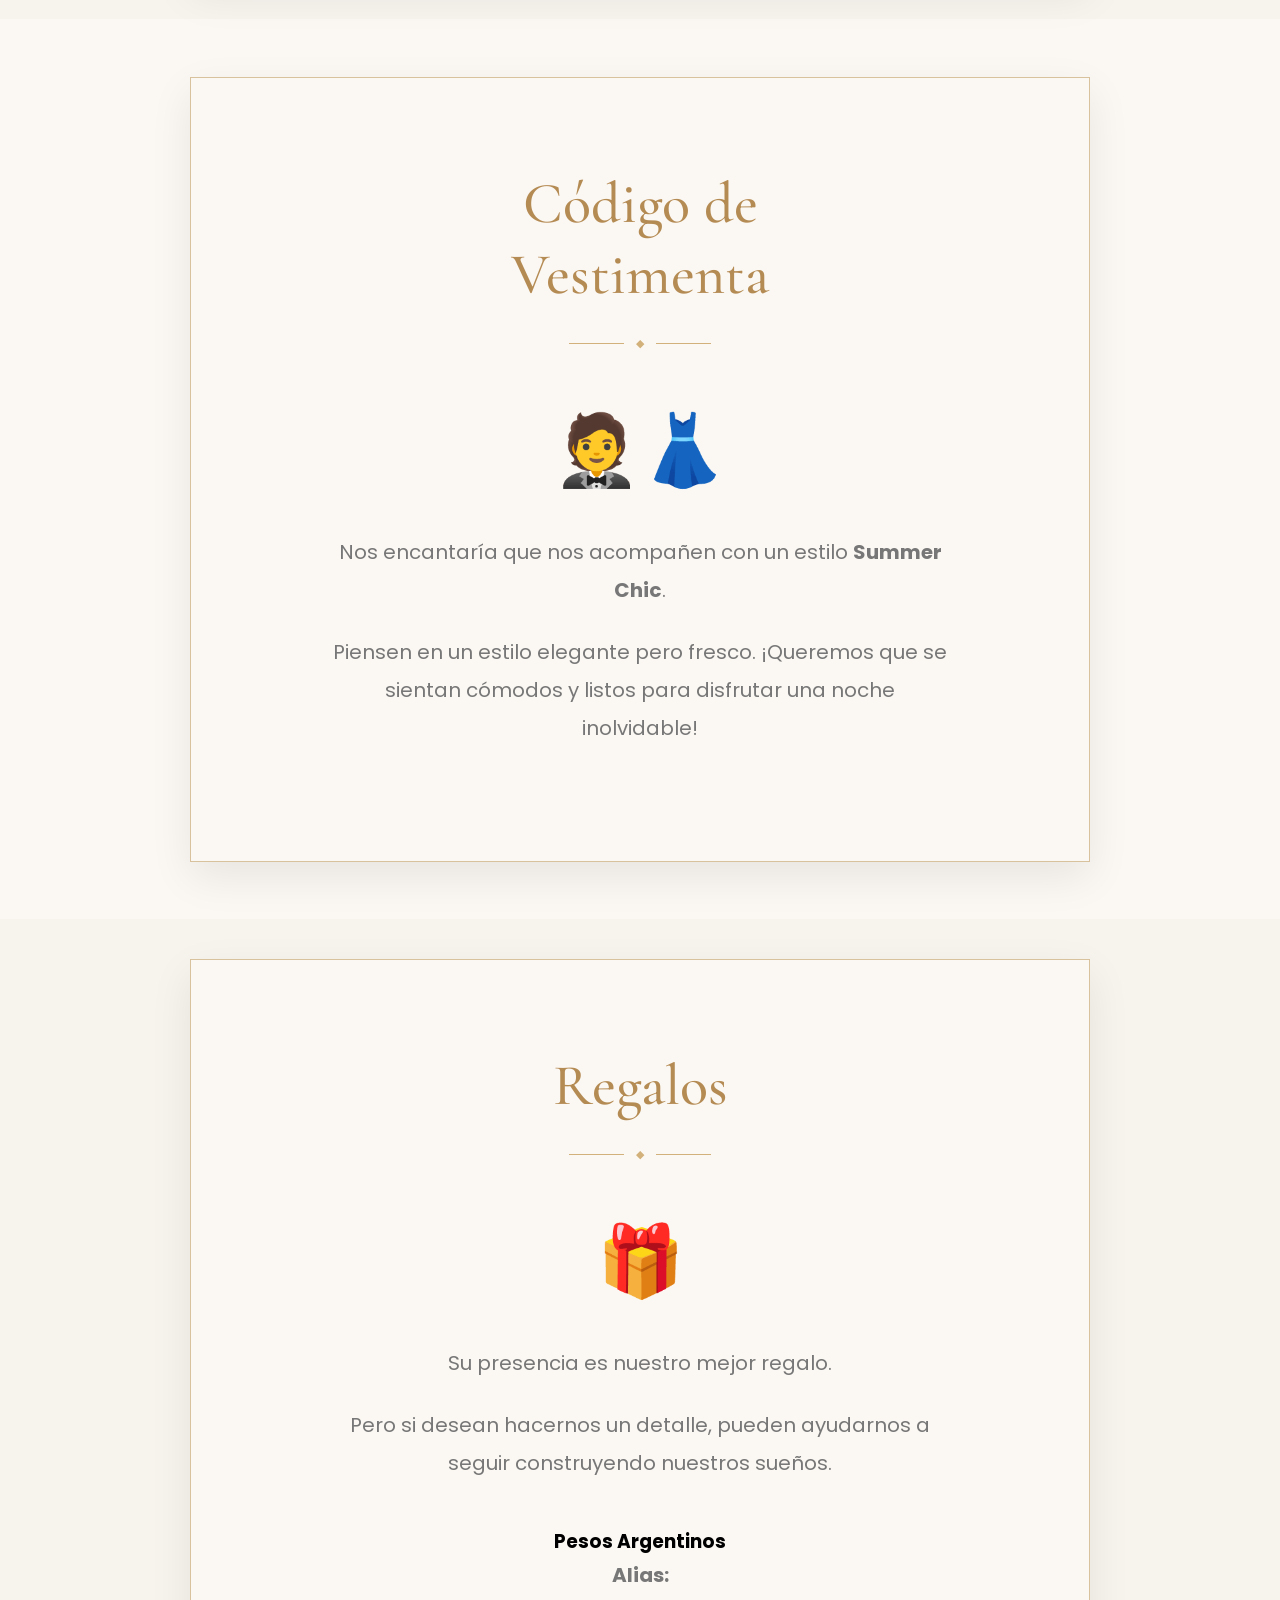
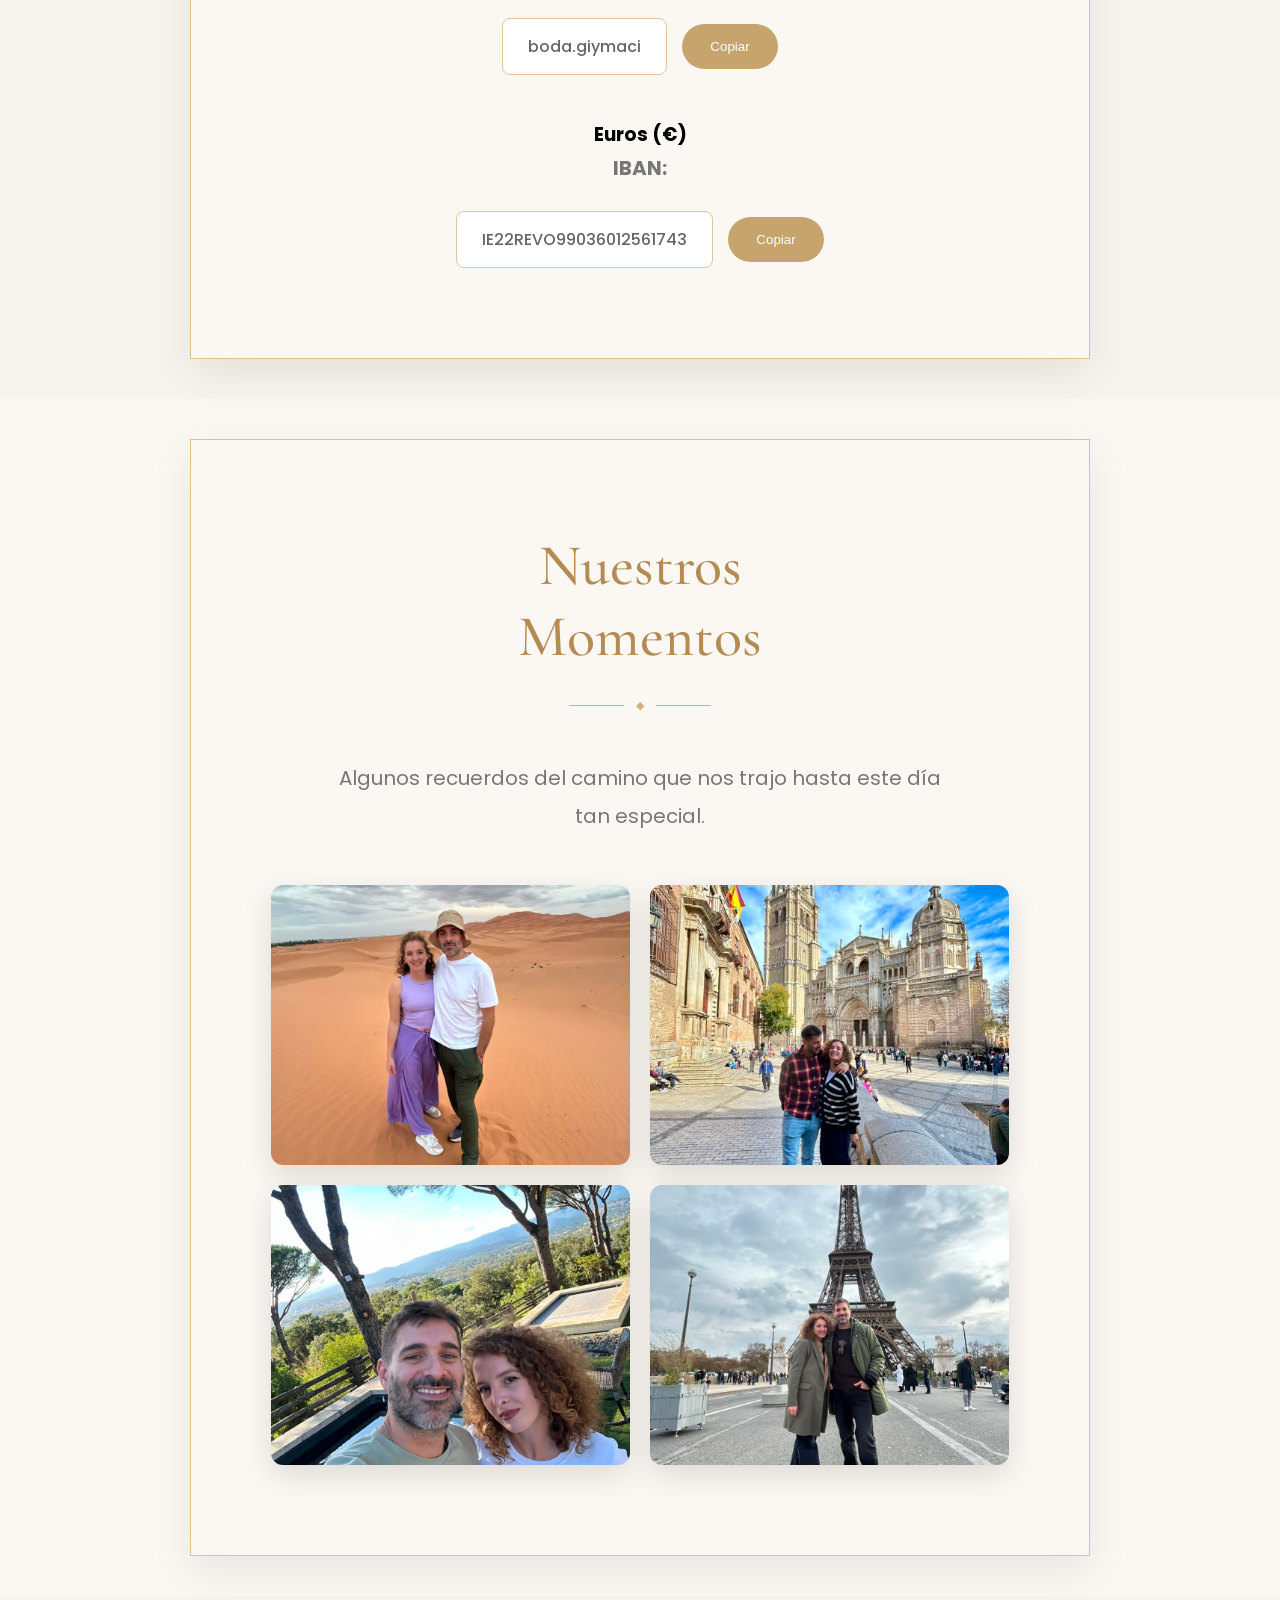
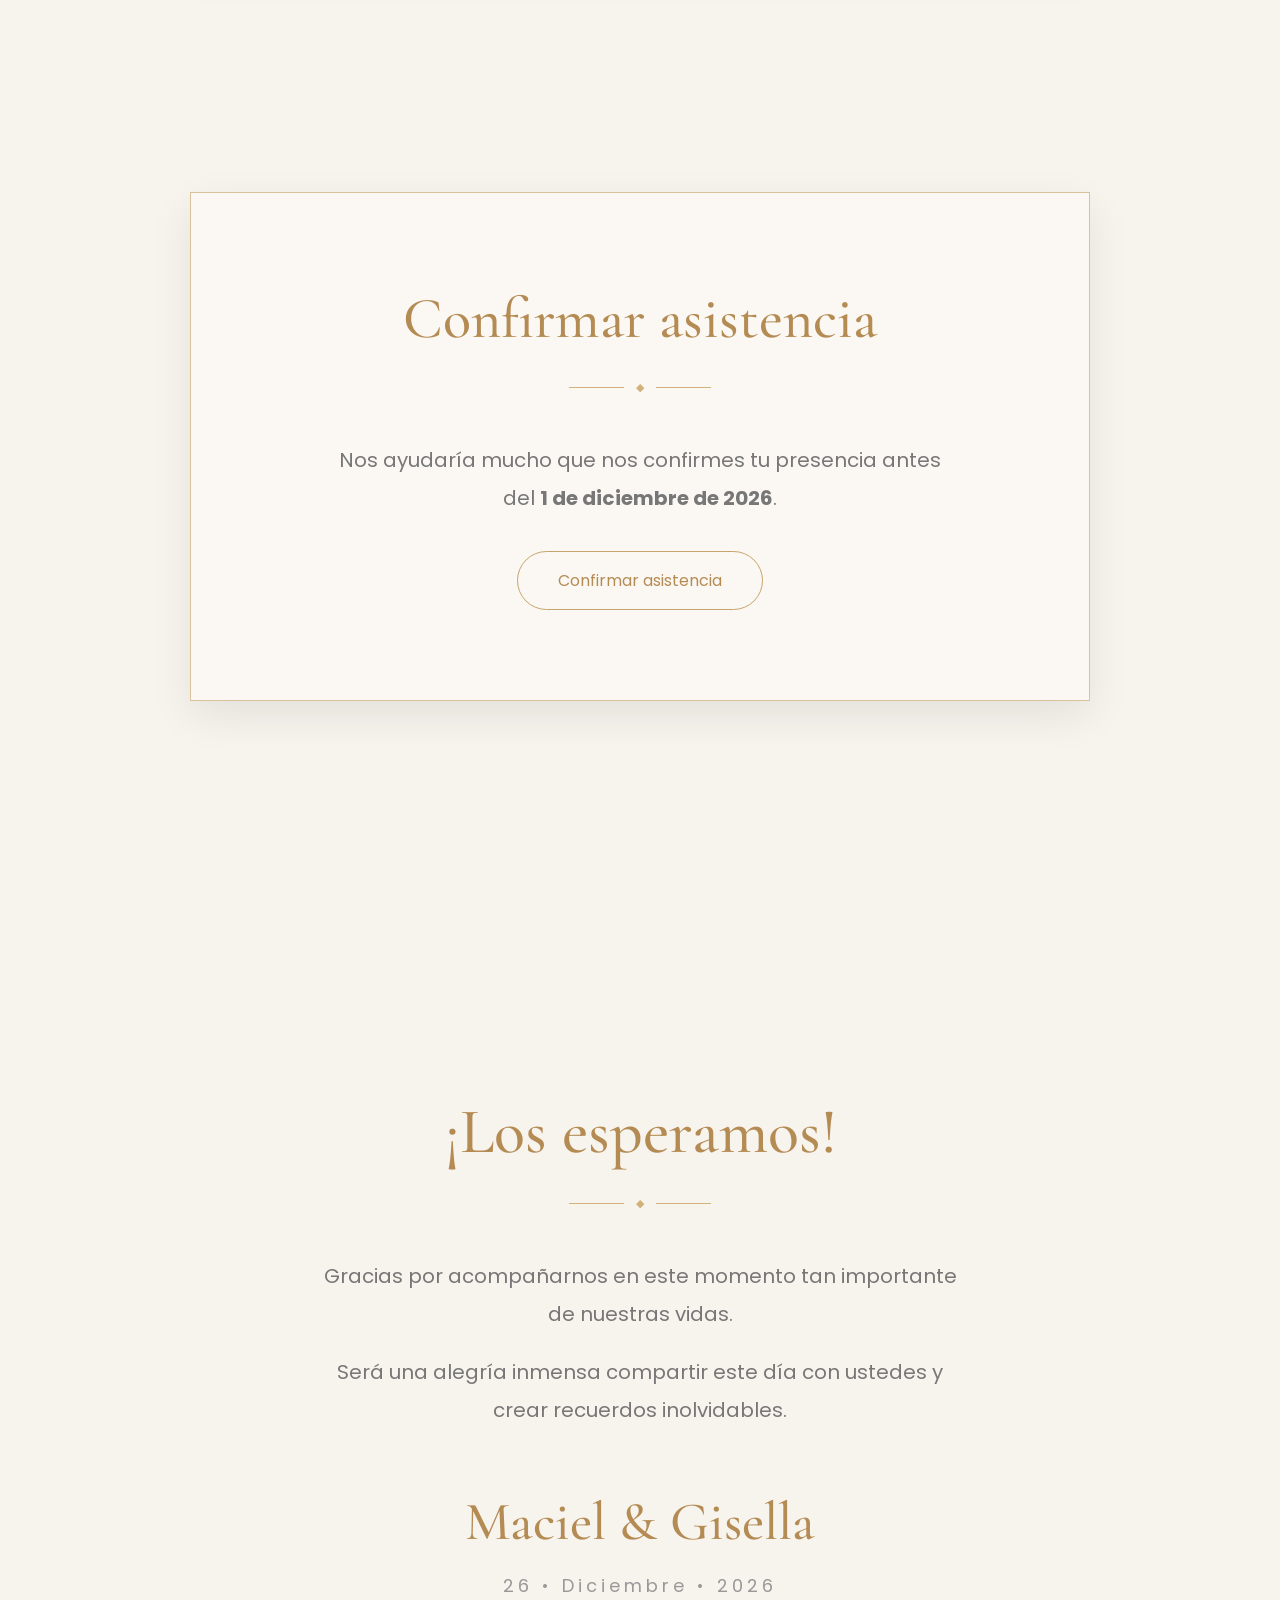
<file: frontend/invitacion.html>
<!DOCTYPE html>
<html lang="es">

<head>

    <meta charset="UTF-8">
    <meta name="viewport" content="width=device-width, initial-scale=1.0">

    <title>Maciel & Gisella</title>

    <link rel="stylesheet" href="style.css">

    <link rel="preconnect" href="https://fonts.googleapis.com">
    <link rel="preconnect" href="https://fonts.gstatic.com" crossorigin>

    <link href="https://fonts.googleapis.com/css2?family=Cormorant+Garamond:wght@300;400;500;600;700&family=Poppins:wght@300;400;500&display=swap" rel="stylesheet">

</head>

<body>

    <!-- ==========================
         BIENVENIDOS
    =========================== -->

    <section class="bienvenidos">

        <div class="marco">

            <h2>Bienvenidos</h2>

            <div class="adorno">

                <span></span>

                <span class="rombo">◆</span>

                <span></span>

            </div>

            <p>
                Después de compartir tantos momentos,
                llegó el día de dar el "Sí".
            </p>

            <p>
                Nos llena de felicidad poder celebrar este momento
                junto a las personas que más queremos.
            </p>

            <p>
                Gracias por acompañarnos y ser parte de este capítulo
                tan importante de nuestras vidas.
            </p>

            <a href="#contador" class="btn-scroll">

                Continuar ↓

            </a>

            <img src="img/flor.png" class="flor-bienvenida" alt="">

        </div>

    </section>

    <!-- ==========================
         CUENTA REGRESIVA
    =========================== -->

    <section class="contador" id="contador">

        <h2>Faltan</h2>

        <div class="linea"></div>

        <div class="contador-grid">

            <div class="card-tiempo">

                <span id="dias">000</span>

                <small>Días</small>

            </div>

            <div class="card-tiempo">

                <span id="horas">00</span>

                <small>Horas</small>

            </div>

            <div class="card-tiempo">

                <span id="minutos">00</span>

                <small>Minutos</small>

            </div>

            <div class="card-tiempo">

                <span id="segundos">00</span>

                <small>Segundos</small>

            </div>

        </div>

    </section>

    <script src="script.js"></script>

   <!-- ==========================
     DETALLES DEL EVENTO
========================== -->

<section class="ceremonia">

    <div class="marco">

        <h2>Detalles del Evento</h2>

        <div class="adorno">

            <span></span>

            <span class="rombo">◆</span>

            <span></span>

        </div>

        <p>
            Nos acompañarán a celebrar el comienzo de una nueva etapa
            en nuestras vidas.
        </p>

        <div class="info-evento">

            <div class="item-evento">

                <div class="icono">📅</div>

                <h3>Fecha</h3>

                <p>26 de Diciembre de 2026</p>

            </div>

            <div class="item-evento">

                <div class="icono">🍸</div>

                <h3>Recepción</h3>

                <p>20:00 hs</p>

            </div>

            <div class="item-evento">

                <div class="icono">💍</div>

                <h3>Civil</h3>

                <p>20:30 hs</p>

            </div>

            <div class="item-evento">

                <div class="icono">📍</div>

                <h3>Lugar del evento</h3>

                <p>
    <strong>Quinta Carmela</strong><br>
    Montecaseros 338<br>
    Coquimbito, Maipú
</p>

            </div>

        </div>

        <a class="btn-evento"
           href="https://www.google.com/maps/search/?api=1&query=Quinta+Carmela+Montecaseros+338+Coquimbito+Maipu+Mendoza"
           target="_blank">

            Ver ubicación

        </a>

        <p class="nota-evento">
            🍸 La recepción comenzará a las <strong>20:00 hs</strong>.<br>
            💍 El acto civil dará inicio a las <strong>20:30 hs</strong>.
        </p>

    </div>

</section>
 
<!-- ==========================
     CÓDIGO DE VESTIMENTA
========================== -->

<section class="vestimenta">

    <div class="marco">

        <h2>Código de<br>Vestimenta</h2>

        <div class="adorno">

            <span></span>

            <span class="rombo">◆</span>

            <span></span>

        </div>

        <div class="icono-vestimenta">
            🤵👗
        </div>

        <p>
            Nos encantaría que nos acompañen con un estilo
            <strong>Summer Chic</strong>.
        </p>

        <p>
            Piensen en un estilo elegante pero fresco. ¡Queremos que se sientan cómodos y listos para disfrutar una noche inolvidable!
        </p>

    </div>

</section>
<!-- ==========================
     REGALOS
========================== -->

<section class="regalos">

    <div class="marco">

        <h2>Regalos</h2>

        <div class="adorno">

            <span></span>

            <span class="rombo">◆</span>

            <span></span>

        </div>

        <div class="icono-regalo">
            🎁
        </div>

        <p>
            Su presencia es nuestro mejor regalo.
        </p>

        <p>
            Pero si desean hacernos un detalle, pueden ayudarnos
            a seguir construyendo nuestros sueños.
        </p>

        <!-- PESOS -->

        <div class="datos-regalo">

            <h3>Pesos Argentinos</h3>

            <p><strong>Alias:</strong></p>

            <div class="copiar">

                <span id="alias-pesos">boda.giymaci</span>

                <button onclick="copiarAlias('alias-pesos')">
                    Copiar
                </button>

            </div>

        </div>

        <!-- EUROS -->

        <div class="datos-regalo">

            <h3>Euros (€)</h3>

            <p><strong>IBAN:</strong></p>

            <div class="copiar">

                <span id="alias-euros">IE22REVO99036012561743</span>

                <button onclick="copiarAlias('alias-euros')">
                    Copiar
                </button>

            </div>

        </div>

    </div>

</section>
<!-- ==========================
     GALERÍA
========================== -->

<section class="galeria">

    <div class="marco">

        <h2>Nuestros<br>Momentos</h2>

        <div class="adorno">

            <span></span>

            <span class="rombo">◆</span>

            <span></span>

        </div>

        <p>
            Algunos recuerdos del camino que nos trajo hasta este día tan especial.
        </p>

        <div class="grid-galeria">

            <img src="img/foto1.jpg" alt="">
            <img src="img/foto2.jpg" alt="">
            <img src="img/foto3.jpg" alt="">
            <img src="img/foto4.jpg" alt="">

        </div>

    </div>

</section>

<!-- ==========================
     CONFIRMAR ASISTENCIA
========================== -->

<section class="confirmacion">

    <div class="marco">

        <h2>Confirmar asistencia</h2>

        <div class="adorno">
            <span></span>
            <span class="rombo">◆</span>
            <span></span>
        </div>

        <p>
            Nos ayudaría mucho que nos confirmes tu presencia antes del
            <strong>1 de diciembre de 2026</strong>.
        </p>

        <a href="confirmar.html" class="btn-evento">
            Confirmar asistencia
        </a>

    </div>

</section>
<!-- ==========================
     MENSAJE FINAL
========================== -->

<section class="final">

    <div class="final-contenido">

        <h2>¡Los esperamos!</h2>

        <div class="adorno">

            <span></span>

            <span class="rombo">◆</span>

            <span></span>

        </div>

        <p>
            Gracias por acompañarnos en este momento tan importante de nuestras vidas.
        </p>

        <p>
            Será una alegría inmensa compartir este día con ustedes y crear recuerdos inolvidables.
        </p>

        <h3>Maciel & Gisella</h3>

        <span class="fecha-final">
            26 • Diciembre • 2026
        </span>

    </div>

</section>

</body>

</html>
</file>
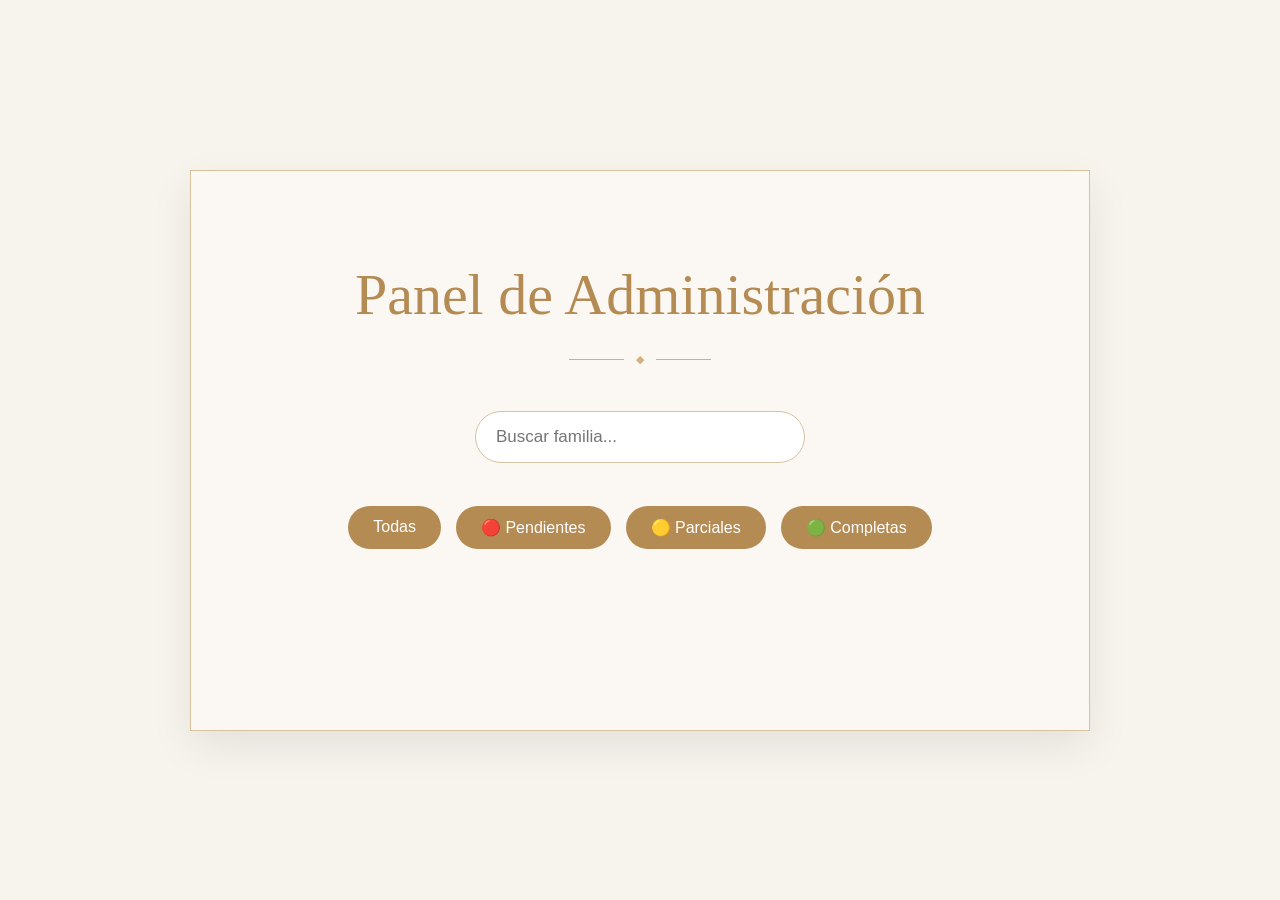
<file: frontend/panel.html>
<!DOCTYPE html>
<html lang="es">

<head>

<meta charset="UTF-8">
<title>Panel</title>

<link rel="stylesheet" href="style.css">

</head>

<body>

<section class="bienvenidos">

<div class="marco">

<h2>Panel de Administración</h2>

<div class="adorno">
<span></span>
<span class="rombo">◆</span>
<span></span>
</div>

<div id="estadisticas"></div>

<input
    type="text"
    id="buscador"
    class="input-confirmar"
    placeholder="Buscar familia..."
    onkeyup="filtrarFamilias()"
>

<br><br>

<div class="filtros">

    <button onclick="mostrarTodas()">
        Todas
    </button>

    <button onclick="filtrarEstado('Pendiente')">
        🔴 Pendientes
    </button>

    <button onclick="filtrarEstado('Parcial')">
        🟡 Parciales
    </button>

    <button onclick="filtrarEstado('Completa')">
        🟢 Completas
    </button>

</div>

<br>

<br>

<table id="tabla" style="width:100%;border-collapse:collapse;"></table>

</div>

</section>

<script src="panel.js"></script>

</body>

</html>
</file>
<file: style.css>
*{
    margin:0;
    padding:0;
    box-sizing:border-box;
}

html{
    scroll-behavior:smooth;
}

body{
    font-family:'Poppins',sans-serif;
    overflow-x:hidden;
}

html,
body{
    background:#f7f3ed;
}

/*======================
HERO
=======================*/

.hero {
    position: relative;
    height: 100dvh;

    background: #ead9c5;

    display: none;

    justify-content: center;
    align-items: center;

    overflow: hidden;
}

/* cuando tengas la foto */
.hero::before{

    content:"";

    position:absolute;

    inset:0;

    background:url("img/fondo.jpg") center center/cover;

    opacity:.35;

}

.overlay{

    position:absolute;

    inset:0;

    background:linear-gradient(rgba(0,0,0,.15),rgba(0,0,0,.45));

}

.contenido{
    position:relative;
    z-index:5;
    text-align:center;
    color:#fff;

    margin-top:70px;
}

.contenido h1{

    font-family:'Cormorant Garamond',serif;

    font-size:105px;

    font-weight:500;

    letter-spacing:1px;

    margin-bottom:20px;

}

.nombres{

    display:flex;

    flex-direction:column;

    align-items:center;

    gap:4px;

    margin:25px 0 70px;

}

.nombres span{

    font-family:'Cormorant Garamond',serif;

    font-size:34px;

    font-weight:400;

    line-height:1.1;

}

.ampersand{

    font-size:26px!important;

}

#btnInvitacion{

    width:330px;

    height:90px;

    border:2px solid rgba(210,170,95,.9);

    background:rgba(90,70,45,.22);

    backdrop-filter:blur(10px);

    color:#fff;

    font-size:28px;

    font-family:'Cormorant Garamond',serif;

    cursor:pointer;

    transition:all .35s ease;

    box-shadow:0 8px 30px rgba(0,0,0,.25);

}

#btnInvitacion:hover{

    transform:translateY(-4px) scale(1.03);

    background:rgba(90,70,45,.35);

    box-shadow:0 20px 40px rgba(0,0,0,.30);

}

/*======================
FLORES
=======================*/

.flor{

    position:absolute;

    width:150px;

    z-index:10;

    pointer-events:none;

    user-select:none;

}

.tl{
    top:-5px;
    left:-5px;
}

.tr{
    top:-5px;
    right:-5px;
    transform:scaleX(-1);
}

.bl{
    bottom:0;
    left:0;
    transform:scaleY(-1);
}

.br{
    bottom:0;
    right:0;
    transform:scale(-1);
}
/*======================
BIENVENIDOS
=======================*/

.bienvenidos{

    min-height:100vh;

    background:#f7f3ed;

    display:flex;

    justify-content:center;

    align-items:center;

    padding:40px;

}

.marco{

    position:relative;

    width:100%;

    max-width:900px;

    background:#fbf8f3;

    border:1px solid #d8c19d;

    padding:90px 80px;

    text-align:center;

    box-shadow:0 15px 40px rgba(0,0,0,.08);

}

.marco h2{

    font-family:'Cormorant Garamond',serif;

    font-size:58px;

    font-weight:500;

    color:#b58b54;

}

.adorno{

    display:flex;

    justify-content:center;

    align-items:center;

    gap:12px;

    margin:25px 0 45px;

}

.adorno span{

    width:55px;

    height:1px;

    background:#d2b17a;

}

.rombo{

    width:auto!important;

    height:auto!important;

    background:none!important;

    color:#d2b17a;

    font-size:11px;

}

.marco p{

    width:100%;

    max-width:620px;

    margin:0 auto 24px;

    font-size:20px;

    line-height:1.9;

    color:#777;

}

.flor-bienvenida{

    position:absolute;

    width:230px;

    right:0;

    bottom:0;

    transform:scale(-1);

    opacity:.18;

    pointer-events:none;

}

    /*======================
BOTÓN CONTINUAR
=======================*/

.btn-scroll{

    display:inline-block;

    margin-top:40px;

    padding:16px 40px;

    border:1px solid #c7a46d;

    color:#b58b54;

    text-decoration:none;

    border-radius:40px;

    transition:.3s;

    font-size:18px;

}

.btn-scroll:hover{

    background:#c7a46d;

    color:#fff;

}

/* ======================
   CONTADOR
======================= */

.contador {
    min-height: 100vh;

    background: #f9f5ef;

    display: flex;
    flex-direction: column;
    justify-content: center;
    align-items: center;

    padding: 80px 20px;

    position: relative;

    overflow: hidden;
}


/* ======================
   TÍTULO
======================= */

.contador h2 {
    font-family: 'Cormorant Garamond', serif;

    font-size: 48px;

    color: #a88650;

    font-weight: 500;

    letter-spacing: 4px;

    text-align: center;

    margin: 0;
}


/* ======================
   LÍNEA
======================= */

.linea {
    width: 80px;

    height: 2px;

    background: #cba96c;

    margin: 25px 0 70px;
}


/* ======================
   GRID
======================= */

.contador-grid {
    display: grid;

    grid-template-columns: repeat(2, 220px);

    gap: 90px 70px;

    justify-content: center;

    align-items: center;
}


/* ======================
   CÍRCULOS
======================= */

.card-tiempo {
    width: 220px;
    height: 220px;

    border-radius: 50%;

    background: #f5eee1;

    border: 2px solid #cda65c;

    display: flex;

    flex-direction: column;

    justify-content: center;

    align-items: center;

    position: relative;

    box-sizing: border-box;
}


/* Textura suave dentro de los círculos */

.card-tiempo::before {
    content: "";

    position: absolute;

    inset: 8px;

    border-radius: 50%;

    background:
        repeating-linear-gradient(
            0deg,
            rgba(170, 145, 105, 0.04) 0px,
            rgba(170, 145, 105, 0.04) 1px,
            transparent 1px,
            transparent 3px
        );

    pointer-events: none;
}


/* ======================
   NÚMEROS
======================= */

.card-tiempo span {
    font-family: 'Cormorant Garamond', serif;
    font-size: 82px;
    line-height: 1;
    color: #55565b;
    font-weight: 500;
    z-index: 1;

    /* Hace que todos los números ocupen el mismo ancho */
    font-variant-numeric: lining-nums tabular-nums;
    font-feature-settings: "lnum", "tnum";

    /* Evita diferencias de alineación entre dígitos */
    display: block;
    width: 110px;
    text-align: center;
}

/* ======================
   TEXTO
======================= */

.card-tiempo small {
    margin-top: 18px;

    font-family: 'Cormorant Garamond', serif;

    color: #55565b;

    font-size: 20px;

    letter-spacing: 4px;

    z-index: 1;
}


/* ======================
   RESPONSIVE
======================= */

@media (max-width: 600px) {

    .contador {
        padding: 70px 15px;
    }

    .contador h2 {
        font-size: 32px;

        letter-spacing: 2px;
    }

    .linea {
        margin-bottom: 45px;
    }

    .contador-grid {
        grid-template-columns: repeat(2, 145px);

        gap: 45px 25px;
    }

    .card-tiempo {
        width: 145px;
        height: 145px;
    }

    .card-tiempo span {
        font-size: 55px;
    }

    .card-tiempo small {
        font-size: 13px;

        letter-spacing: 2px;

        margin-top: 10px;
    }
}

/*======================
CEREMONIA
=======================*/

.ceremonia{

    min-height:100vh;

    background:#f7f3ed;

    display:flex;

    justify-content:center;

    align-items:center;

    padding:40px;

}

.info-evento{

    display:flex;

    justify-content:center;

    gap:35px;

    flex-wrap:wrap;

    margin:50px 0;

}

.item-evento{

    width:220px;

    background:#fff;

    border:1px solid #dcc7a4;

    padding:30px 20px;

    text-align:center;

    box-shadow:0 8px 25px rgba(0,0,0,.08);

}

.icono {
    margin-bottom: 15px;
    display: flex;
    justify-content: center;
    align-items: center;
}

.icono img {
    width: 55px;
    height: 55px;
    object-fit: contain;
}

.item-evento h3{

    font-family:'Cormorant Garamond',serif;

    color:#b58b54;

    font-size:30px;

    margin-bottom:10px;

}

.item-evento p{

    color:#777;

    line-height:1.6;

    margin:0;

}

.btn-evento{

    display:inline-block;

    margin-top:10px;

    padding:16px 40px;

    border:1px solid #c7a46d;

    border-radius:40px;

    color:#b58b54;

    text-decoration:none;

    transition:.3s;

}

.btn-evento:hover{

    background:#c7a46d;

    color:#fff;

}

/* ==========================
   FLORES DETALLES DEL EVENTO
========================== */

.petalos .marco {
    position: relative;
    overflow: hidden;
}

.petalos {
    position: absolute;
    width: 120px;
    height: auto;

    pointer-events: none;
    user-select: none;

    opacity: 0.70;
    z-index: 0;
}


.petalos-arriba-izquierda{
    top:0;
    left:0;
}

.petalos-abajo-derecha{
    bottom:0;
    right:0;
    transform:rotate(180deg);
}

/* Contenido por encima */
.marco h2,
.marco .adorno,
.marco .info-evento,
.marco .btn-evento,
.marco .nota-evento {
    position: relative;
    z-index: 2;
}

@media (max-width: 600px) {

    .petalos {
        width: 80px;
    }

}
/*======================
VESTIMENTA
=======================*/

.vestimenta{

    min-height:100vh;

    background:#fbf8f3;

    display:flex;

    justify-content:center;

    align-items:center;

    padding:40px;

}

.icono-vestimenta {
    margin: 30px 0;
    display: flex;
    justify-content: center;
    align-items: center;
}

.icono-vestimenta img {
    width: 75px;
    height: 75px;
    object-fit: contain;
}

/* Flor decorativa - Código de Vestimenta */

.vestimenta .marco{
    position:relative;
}

.vestimenta .florcita-vestimenta{
    position:absolute;
    width:80px;
    height:auto;
    opacity: 0.70;
    z-index:1;
    pointer-events:none;
}


/* Arriba izquierda */
.vestimenta .flor-arriba-izquierda{
    top:15px;
    left:15px;
}

/* Arriba derecha */
.vestimenta .flor-arriba-derecha{
    top:15px;
    right:15px;
}

/* Abajo izquierda */
.vestimenta .flor-abajo-izquierda{
    bottom:15px;
    left:15px;
}

/* Abajo derecha */
.vestimenta .flor-abajo-derecha{
    bottom:15px;
    right:15px;
}

/*======================
REGALOS
=======================*/

.regalos{

    min-height:100vh;

    background:#f7f3ed;

    display:flex;

    justify-content:center;

    align-items:center;

    padding:40px;

}

.icono-regalo {
    margin: 30px 0;
    display: flex;
    justify-content: center;
    align-items: center;
}

.icono-regalo img {
    width: 75px;
    height: 75px;
    object-fit: contain;
}

.datos-regalo{

    margin-top:45px;

}

.copiar{

    display:flex;

    justify-content:center;

    align-items:center;

    gap:15px;

    flex-wrap:wrap;

    margin-top:15px;

}

.copiar span{

    background:white;

    border:1px solid #dcc7a4;

    padding:15px 25px;

    border-radius:8px;

    font-weight:500;

    color:#666;

}

.copiar button{

    padding:15px 28px;

    border:none;

    background:#c7a46d;

    color:white;

    border-radius:40px;

    cursor:pointer;

    transition:.3s;

}

.copiar button:hover{

    background:#b58b54;

}

/* Decoración pasto - Regalos */
/* Decoración pasto - Regalos */

.regalos .marco{
    position:relative;
}

.pasto-regalos{
    position:absolute;
    width:80px;
    height:auto;
    opacity: 0.70;
    z-index:1;
    pointer-events:none;
}

.pasto-arriba-izquierda{
    top:0;
    left:0;
}

.pasto-abajo-derecha{
    bottom:0;
    right:0;
    transform:rotate(180deg);
}

/*======================
GALERÍA
=======================*/

.galeria{

    min-height:100vh;

    background:#fbf8f3;

    display:flex;

    justify-content:center;

    align-items:center;

    padding:40px;

}

.grid-galeria{

    display:grid;

    grid-template-columns:repeat(2,1fr);

    gap:20px;

    margin-top:50px;

}

.grid-galeria img{

    width:100%;

    height:280px;

    object-fit:cover;

    border-radius:12px;

    box-shadow:0 10px 30px rgba(0,0,0,.12);

    transition:.35s;

}

.grid-galeria img:hover{

    transform:scale(1.03);

}

@media(max-width:768px){

    .grid-galeria{

        grid-template-columns:1fr;

    }

}

/*======================
CONFIRMAR
=======================*/

.confirmar{

    min-height:100vh;

    background:#fbf8f3;

    display:flex;

    justify-content:center;

    align-items:center;

    padding:40px;

}

.botones-confirmar{

    display:flex;

    justify-content:center;

    gap:20px;

    flex-wrap:wrap;

    margin-top:45px;

}

.btn-confirmar{

    display:inline-block;

    padding:18px 38px;

    background:#c7a46d;

    color:white;

    text-decoration:none;

    border-radius:40px;

    transition:.3s;

    font-size:18px;

}

.btn-confirmar:hover{

    background:#b58b54;

    transform:translateY(-3px);

}

/*======================
FINAL
=======================*/

.final {
    min-height: 100vh;
    background: #f7f3ed;

    display: flex;
    justify-content: center;
    align-items: center;

    padding: 40px;

    text-align: center;

    margin-top: 0;
}

.final-contenido {
    max-width: 800px;
    transform: translateY(-40px);
}

@media (max-width: 768px) {

    .final {
        margin-top: 0;
        padding-top: 20px;
    }

    .final-contenido {
        transform: translateY(0);
        width: 100%;
    }

}

.final h2{

    font-family:'Cormorant Garamond',serif;

    font-size:64px;

    color:#b58b54;

    font-weight:500;

    margin-bottom:25px;

}

.final p{

    max-width:650px;

    margin:20px auto;

    color:#777;

    font-size:20px;

    line-height:1.9;

}

.final h3{

    margin-top:60px;

    font-family:'Cormorant Garamond',serif;

    font-size:54px;

    color:#b58b54;

    font-weight:500;

}

.fecha-final{

    display:block;

    margin-top:18px;

    color:#999;

    letter-spacing:4px;

    font-size:18px;

}

.nota-evento{

    margin-top:30px;

    color:#777;

    font-size:17px;

    line-height:1.7;

    text-align:center;

}

/*======================
RESPONSIVE
=======================*/

@media (max-width: 768px) {

    body{
        overflow-x:hidden;
    }

    /* HERO */

    .contenido{
        margin-top:40px;
        padding:0 20px;
    }

    .contenido h1{
        font-size:58px;
    }

    .nombres span{
        font-size:28px;
    }

    #btnInvitacion{
        width:260px;
        height:70px;
        font-size:22px;
    }

    .flor{
        width:90px;
    }

    /* MARCOS */

    .marco{
        padding:60px 25px;
    }

    /* TITULOS */

    /* TITULOS */

.marco h2{

    font-size:36px;

    line-height:1.2;

    word-break:break-word;

}

.contador h2,
.final h2{

    font-size:42px;

}

    .final h3{
        font-size:40px;
    }

    /* PÁRRAFOS */

    .marco p,
    .final p{
        font-size:17px;
    }

    /* CONTADOR */

    .contador-grid{
        gap:15px;
    }

    .card-tiempo{
        width:140px;
        height:140px;
    }

    .card-tiempo span{
        font-size:46px;
    }

    /* EVENTO */

    .item-evento{
        width:100%;
    }

    /* GALERÍA */

    .grid-galeria{
        grid-template-columns:1fr;
    }

    .grid-galeria img{
        height:300px;
    }

    /* FLORES */

    .flor-bienvenida{
    width:140px;
}

}   /* <-- ESTA LLAVE FALTA */

/*======================
CONFIRMAR ASISTENCIA
=======================*/

.confirmacion {
    min-height: 55vh;

    background: #f7f3ed;

    display: flex;

    justify-content: center;

    align-items: center;

    padding: 60px 20px;
}

.texto-confirmacion{

    margin-bottom:15px;

}

.busqueda{

    display:flex;

    justify-content:center;

    gap:15px;

    margin-top:35px;

    flex-wrap:wrap;

}

.input-confirmar{

    width:330px;

    padding:15px 20px;

    border:1px solid #d7c3a4;

    border-radius:40px;

    font-size:17px;

    outline:none;

    font-family:'Poppins',sans-serif;

}

.input-confirmar:focus{

    border-color:#b48b55;

}

#resultado{

    margin-top:40px;

}

.familia{

    background:white;

    border:1px solid #e8dcc6;

    border-radius:18px;

    padding:30px;

    box-shadow:0 15px 30px rgba(0,0,0,.08);

}

.familia h3{

    color:#b48b55;

    font-size:36px;

    margin-bottom:20px;

}



/*======================
PANEL ADMIN
======================*/

.stats{
    display:grid;
    grid-template-columns:repeat(auto-fit,minmax(180px,1fr));
    gap:20px;
    margin:40px 0;
}

.stat-card{
    background:white;
    border:1px solid #e6d5b8;
    border-radius:15px;
    padding:25px;
    text-align:center;
    box-shadow:0 10px 25px rgba(0,0,0,.08);
}

.stat-card h3{
    color:#b58b54;
    font-size:16px;
    margin-bottom:10px;
}

.stat-card span{
    font-size:34px;
    font-weight:bold;
    color:#444;
}

#tabla{
    width:100%;
    border-collapse:collapse;
    margin-top:30px;
}

#tabla th{
    background:#b58b54;
    color:white;
    padding:15px;
}

#tabla td{
    padding:14px;
    border-bottom:1px solid #eee;
    text-align:center;
}

#tabla tr:hover{
    background:#faf7f2;
}

.filtros{

    display:flex;

    justify-content:center;

    gap:15px;

    flex-wrap:wrap;

    margin:25px 0;

}

.filtros button{

    padding:12px 25px;

    border:none;

    border-radius:30px;

    background:#b58b54;

    color:white;

    cursor:pointer;

    transition:.3s;

    font-size:16px;

}

.filtros button:hover{

    background:#9d7441;

    transform:translateY(-2px);

}

/*======================
MENU PREMIUM
=======================*/

.menu-select{

    width:220px;

    padding:14px 18px;

    border:1px solid #d8c19d;

    border-radius:40px;

    background:#fff;

    color:#6b5b47;

    font-size:16px;

    font-family:'Poppins',sans-serif;

    cursor:pointer;

    appearance:none;
    -webkit-appearance:none;
    -moz-appearance:none;

    background-image:url("data:image/svg+xml,%3Csvg xmlns='http://www.w3.org/2000/svg' width='20' height='20' viewBox='0 0 20 20'%3E%3Cpath fill='%23b58b54' d='M5 7l5 6 5-6z'/%3E%3C/svg%3E");

    background-repeat:no-repeat;

    background-position:right 18px center;

    background-size:18px;

    padding-right:50px;

    transition:.25s;

    box-shadow:0 4px 12px rgba(181,139,84,.08);

}

.menu-select:hover{

    border-color:#b58b54;

    box-shadow:0 8px 22px rgba(181,139,84,.18);

}

.menu-select:focus{

    outline:none;

    border-color:#b58b54;

    box-shadow:0 0 0 4px rgba(181,139,84,.15);

}

/* =================================
   INVITADOS - CENTRADO
================================= */

.persona {
    position: relative;
    width: 100%;
    max-width: 380px;
    margin: 0 auto 35px;
    padding: 12px 0;

    display: flex;
    flex-direction: column;
    align-items: center;

    text-align: center;
}

/* CHECKBOX */

.persona input[type="checkbox"] {
    position: absolute;
    left: 0;
    top: 14px;

    width: 22px;
    height: 22px;

    margin: 0;

    accent-color: #b58b54;
    cursor: pointer;
}

/* NOMBRE */

.persona label {
    display: block;
    width: 100%;

    text-align: center;

    font-size: 18px;
    cursor: pointer;
}

/* MENÚ QUE APARECE AL SELECCIONAR */

.persona .menu-select {
    display: block;

    width: 220px;
    max-width: 100%;

    margin: 0 auto;
}

/* TEXTO "TIPO DE MENÚ" SI ESTÁ DENTRO DE .persona */

.persona .tipo-menu {
    width: 100%;
    text-align: center;
    margin-top: 20px;
}


/* =================================
   CELULAR
================================= */

@media (max-width: 768px) {

    .persona {
        width: 100%;
        max-width: 320px;
        margin: 0 auto 35px;
        padding: 12px 0;
    }

    .persona input[type="checkbox"] {
        left: 0;
        top: 14px;
    }

    .persona label {
        width: 100%;
        text-align: center;
        font-size: 17px;
    }

    .persona .menu-select {
    width: 100%;
    max-width: 300px;
    margin: 0 auto;
}

    .persona .tipo-menu {
        text-align: center;
    }
}
/* MENÚ OCULTO HASTA SELECCIONAR AL INVITADO */

.menu-persona {
    width: 100%;
    text-align: center;
    margin-top: 20px;
}

.menu-persona.oculto {
    display: none !important;
}
/* ================================
   MENÚ DE CADA INVITADO
================================ */

.menu-contenedor {
    width: 100%;
    display: flex;
    flex-direction: column;
    align-items: center;
    text-align: center;
    margin-top: 5px;
}

.menu-contenedor > label {
    margin-bottom: 5px;
    font-size: 18px;
}

.menu-contenedor .menu-select {
    margin: 0 auto;
}

/* CELULAR */

@media (max-width: 768px) {

    .menu-contenedor {
        margin-top: 5px;
    }

    .menu-contenedor > label {
        margin-bottom: 5px;
        font-size: 18px;
    }

    .menu-contenedor .menu-select {
        margin: 0 auto;
    }

}

/* ================================
   MENÚ DE CADA INVITADO
================================ */

.menu-persona {
    width: 100%;
    flex-direction: column;
    align-items: center;
    margin-top: 8px;
}

.menu-persona > label {
    margin-bottom: 8px;
    font-size: 18px;
}

.menu-persona .menu-select {
    margin: 0;
}

/* ================================
   EFECTO SORPRESA - HERO
================================ */

.titulo-sorpresa {
    opacity: 0;
    transform: translateY(25px);
    animation: aparecerTitulo 1.2s ease forwards;
    animation-delay: 1s;
}

.nombres-sorpresa {
    opacity: 0;
    transform: translateY(20px);
    animation: aparecerNombres 1s ease forwards;
    animation-delay: 2.2s;
}

.boton-sorpresa {
    opacity: 0;
    transform: translateY(15px);
    animation: aparecerBoton 1s ease forwards;
    animation-delay: 3.2s;
}

@keyframes aparecerTitulo {

    from {
        opacity: 0;
        transform: translateY(25px);
    }

    to {
        opacity: 1;
        transform: translateY(0);
    }

}

@keyframes aparecerNombres {

    from {
        opacity: 0;
        transform: translateY(20px);
    }

    to {
        opacity: 1;
        transform: translateY(0);
    }

}

@keyframes aparecerBoton {

    from {
        opacity: 0;
        transform: translateY(15px);
    }

    to {
        opacity: 1;
        transform: translateY(0);
    }

}
/* =================================
   CONTADOR - CELULAR
================================= */

@media (max-width: 600px) {

    .contador {
        min-height: 100vh;
        padding: 50px 15px;
        justify-content: center;
    }

    .contador h2 {
        font-size: 30px;
        letter-spacing: 1px;
        line-height: 1.2;
        white-space: nowrap;
    }

    .linea {
        width: 75px;
        height: 2px;
        margin: 25px 0 50px;
    }

    .contador-grid {
        display: grid;
        grid-template-columns: repeat(2, 145px);
        gap: 45px 25px;
    }

    .card-tiempo {
        width: 145px !important;
        height: 145px !important;

        min-width: 145px;
        min-height: 145px;

        border-radius: 50% !important;

        background: #f5eee1;

        border: 2px solid #cda65c;

        box-shadow: none;

        display: flex;
        flex-direction: column;
        justify-content: center;
        align-items: center;

        position: relative;

        overflow: hidden;
    }

    .card-tiempo span {
        font-family: 'Cormorant Garamond', serif;

        font-size: 58px;

        line-height: 1;

        color: #55565b;

        font-weight: 500;

        z-index: 2;
    }

    .card-tiempo small {
        font-family: 'Cormorant Garamond', serif;

        font-size: 14px;

        letter-spacing: 2px;

        color: #55565b;

        margin-top: 10px;

        z-index: 2;
    }
}
/* =================================
   FLORES DEL CONTADOR
================================= */

.contador {
    position: relative;
    overflow: hidden;
}

.contador .flor {
    position: absolute;
    height: auto;
    pointer-events: none;
    z-index: 0;
    opacity: 0.70;
}

/* Flor 1 - arriba izquierda */
.contador .flor-arriba-izquierda {
    width: 180px;
    top: 0;
    left: 0;
}

/* Flor 2 - arriba derecha */
.contador .flor-arriba-derecha{
    width:180px;
    top:0;
    right:0;
    transform:none;
}

/* Flor 3 - abajo izquierda */
.contador .flor-abajo-izquierda {
    width: 180px;
    bottom: 20px;
    left: 0;
}

/* Flor 4 - abajo derecha */
.contador .flor-abajo-derecha {
    width: 120px;
    bottom: 20px;
    right: 0;
}
.contador h2,
.contador .linea,
.contador-grid {
    position: relative;
    z-index: 2;
}

@media (max-width: 600px) {

    .flor {
        width: 180px;
    }

}
/* =================================
   FLORES - DETALLES DEL EVENTO
================================= */

.marco {
    position: relative;
    overflow: hidden;
}

.petalos {
    position: absolute;
    width: 120px;
    height: auto;
    pointer-events: none;
    user-select: none;
    opacity: 0.70;
    z-index: 1;
}

/* ARRIBA IZQUIERDA */
.flor-arriba-izquierda {
    top: 0;
    left: 0;
}

/* ARRIBA DERECHA -> LA BAJAMOS */
.flor-arriba-derecha {
    bottom: 0;
    right: 0;
    transform: scaleX(-1);
}

/* ELIMINAMOS LAS DOS DE ABAJO */


/* El contenido de la carta queda por encima */
.marco h2,
.marco .adorno,
.marco .info-evento,
.marco .btn-evento,
.marco .nota-evento {
    position: relative;
    z-index: 2;
}

@media (max-width: 600px) {

    .petalos {
        width: 80px;
    }

}
/* ======================
   INTRO
======================= */



/* MISMO FILTRO QUE "NOS CASAMOS" */
#intro::before {
    content: "";
    position: absolute;
    inset: 0;

    background: url("img/fondo-intro.jpg") center center / cover no-repeat;

    opacity: .35;

    z-index: 0;
}

/* MISMO OVERLAY QUE "NOS CASAMOS" */
#intro::after {
    content: "";
    position: absolute;
    inset: 0;

    background: linear-gradient(
        rgba(0,0,0,.15),
        rgba(0,0,0,.45)
    );

    z-index: 1;
}

.intro-card {
    position: relative;
    z-index: 2;
}

/* ======================
   CONTENIDO DEL INTRO
======================= */

.intro-card {
    position: relative;
    z-index: 2;

    width: 100%;
    height: 100dvh;

    display: flex;
    flex-direction: column;
    align-items: center;
    justify-content: center;

    text-align: center;
    color: white;

    padding: 70px 20px 45px;

    background: transparent;

    transform: translateY(-70px);
}

/* ======================
   TENÉS UNA INVITACIÓN
======================= */

.intro-card h2 {
    font-family: 'Cormorant Garamond', serif;

    font-size: 48px;
    font-weight: 500;

    letter-spacing: 2px;

    color: white;

    margin: 0;

    text-shadow:
        0 2px 8px rgba(0,0,0,.45);
}

/* ======================
   GISELLA & MACIEL
======================= */

.intro-card p {
    font-family: 'Cormorant Garamond', serif;

    font-size: 55px;
    font-weight: 500;

    letter-spacing: 2px;

    color: white;

    margin: 12px 0 0;

    text-shadow:
        0 2px 10px rgba(0,0,0,.5);
}

/* ======================
   BOTÓN
======================= */

.intro-card button {
    margin-top: 35px;

    padding: 15px 45px;

    border: 1px solid rgba(255,255,255,.8);
    border-radius: 40px;

    cursor: pointer;

    background: rgba(181,139,84,.90);

    color: white;

    font-family: 'Cormorant Garamond', serif;

    font-size: 22px;
    letter-spacing: 1px;

    box-shadow:
        0 6px 20px rgba(0,0,0,.25);

    transition: .3s;
}

.intro-card button:hover {
    transform: translateY(-3px);

    background: rgba(181,139,84,1);
}

/* ======================
   CELULAR
======================= */
@media (max-width: 600px) {

    

    .intro-card {
        padding: 55px 15px 35px;
        transform: translateY(-70px);
    }

    .intro-card h2 {
        font-size: 35px;
        letter-spacing: 1px;
    }

    .intro-card p {
        font-size: 42px;
        margin-top: 8px;
    }

    .intro-card button {
        padding: 13px 38px;
        font-size: 20px;
    }
}
/* =================================
   FLORES - DETALLES DEL EVENTO
================================= */

.ceremonia .marco {
    position: relative;
    overflow: hidden;
}

.ceremonia .petalos-detalle {
    position: absolute;
    width: 120px;
    height: auto;
    pointer-events: none;
    user-select: none;
    opacity: 0.70;
    z-index: 1;
}

/* ARRIBA IZQUIERDA */
.ceremonia .petalos-detalle-tl {
    top: 0;
    left: 0;
}

/* ABAJO DERECHA */
.ceremonia .petalos-detalle-br {
    bottom: 0;
    right: 0;
    transform: rotate(180deg);
}

/* CONTENIDO POR ENCIMA */
.ceremonia .marco h2,
.ceremonia .marco .adorno,
.ceremonia .marco .info-evento,
.ceremonia .marco .btn-evento,
.ceremonia .marco .nota-evento {
    position: relative;
    z-index: 2;
}

/* CELULAR */
@media (max-width: 600px) {

    .ceremonia .petalos-detalle {
        width: 80px;
    }

}



/* ================================
   DOBLE BORDE - CONFIRMAR ASISTENCIA
================================ */

.confirmacion .marco {
    border: 1px solid #d8c19d;
    outline: 1px solid #d8c19d;
    outline-offset: 2px;
}

.btn-resetear {
    padding: 10px 20px;
    border: 1px solid #b58b54;
    border-radius: 25px;
    background: transparent;
    color: #b58b54;
    font-family: 'Poppins', sans-serif;
    cursor: pointer;
    transition: 0.3s;
}

.btn-resetear:hover {
    background: #b58b54;
    color: white;
}

/* CORRECCIÓN MENSAJE FINAL */
.final-contenido {
    position: relative;
    z-index: 10;
}

/* ================================
   POSICIÓN FINAL - PÁGINA PRINCIPAL
================================ */

.final-principal .final-contenido {
    position: relative;
    z-index: 10;
    transform: translateY(-180px);
}

/* CELULAR */
@media (max-width: 768px) {

    .final-principal .final-contenido {
        transform: translateY(-180px);
    }

}
/* ======================
   INTRO - PORTADA
======================= */

#intro {
    position: fixed;
    inset: 0;

    width: 100%;
    height: 100vh;

    background: #ead9c5;

    display: flex;
    justify-content: center;
    align-items: center;

    z-index: 999999;

    overflow: hidden;

    overscroll-behavior:none;
}

/* FOTO DE FONDO */
#intro::before {
    content: "";
    position: absolute;
    inset: 0;

    background: url("img/fondo-intro.jpg") center center / cover no-repeat;

    opacity: .35;

    z-index: 0;
}

/* OSCURECIMIENTO */
#intro::after {
    content: "";
    position: absolute;
    inset: 0;

    background: linear-gradient(
        rgba(0,0,0,.15),
        rgba(0,0,0,.45)
    );

    z-index: 1;
}

/* CONTENIDO */
.intro-card {
    position: relative;
    z-index: 2;

    width: 100%;
    height: 100dvh;
    min-height: 100dvh;

    display: flex;
    flex-direction: column;

    align-items: center;
    justify-content: center;

    text-align: center;

    color: white;

    padding: 55px 15px 35px;

    background: transparent;

    box-sizing: border-box;

    transform: translateY(-70px);
}

/* TÍTULO */
.intro-card h2 {
    font-family: 'Cormorant Garamond', serif;

    font-size: 35px;
    font-weight: 500;

    letter-spacing: 1px;

    color: white;

    margin: 0;

    text-shadow:
        0 2px 8px rgba(0,0,0,.45);
}

/* NOMBRES */
.intro-card p {
    font-family: 'Cormorant Garamond', serif;

    font-size: 42px;
    font-weight: 500;

    letter-spacing: 2px;

    color: white;

    margin: 8px 0 0;

    text-shadow:
        0 2px 10px rgba(0,0,0,.5);
}

/* BOTÓN */
.intro-card button {
    margin-top: 35px;

    padding: 13px 38px;

    border: 1px solid rgba(255,255,255,.8);
    border-radius: 40px;

    cursor: pointer;

    background: rgba(181,139,84,.90);

    color: white;

    font-family: 'Cormorant Garamond', serif;

    font-size: 20px;
    letter-spacing: 1px;

    box-shadow:
        0 6px 20px rgba(0,0,0,.25);

    transition: .3s;
}

.intro-card button:hover {
    transform: translateY(-3px);

    background: rgba(181,139,84,1);
}
</file>
<file: frontend/style.css>
*{
    margin:0;
    padding:0;
    box-sizing:border-box;
}

html{
    scroll-behavior:smooth;
}

body{
    font-family:'Poppins',sans-serif;
    overflow-x:hidden;
}

/*======================
INTRO
=======================*/

#intro{

    position:fixed;

    inset:0;

    background:#F8F5F2;

    display:flex;

    justify-content:center;

    align-items:center;

    z-index:9999;

}

.intro-card{

    text-align:center;

}

.intro-card h2{

    font-family:'Cormorant Garamond',serif;

    font-size:60px;

    color:#8d6b44;

}

.intro-card p{

    margin:20px 0;

    color:#777;

}

.intro-card button{

    margin-top:20px;

    padding:18px 50px;

    border:none;

    border-radius:40px;

    cursor:pointer;

    background:#c5a06b;

    color:white;

    font-size:18px;

    transition:.3s;

}

.intro-card button:hover{

    transform:scale(1.05);

}

/*======================
HERO
=======================*/

.hero{

    position:relative;

    height:100vh;

    background:#ead9c5;

    display:none;

    justify-content:center;

    align-items:center;

    overflow:hidden;

}

/* cuando tengas la foto */
.hero::before{

    content:"";

    position:absolute;

    inset:0;

    background:url("img/fondo.jpg") center center/cover;

    opacity:.35;

}

.overlay{

    position:absolute;

    inset:0;

    background:linear-gradient(rgba(0,0,0,.15),rgba(0,0,0,.45));

}

.contenido{
    position:relative;
    z-index:5;
    text-align:center;
    color:#fff;

    margin-top:70px;
}

.contenido h1{

    font-family:'Cormorant Garamond',serif;

    font-size:105px;

    font-weight:500;

    letter-spacing:1px;

    margin-bottom:20px;

}

.nombres{

    display:flex;

    flex-direction:column;

    align-items:center;

    gap:4px;

    margin:25px 0 70px;

}

.nombres span{

    font-family:'Cormorant Garamond',serif;

    font-size:34px;

    font-weight:400;

    line-height:1.1;

}

.ampersand{

    font-size:26px!important;

}

#btnInvitacion{

    width:330px;

    height:90px;

    border:2px solid rgba(210,170,95,.9);

    background:rgba(90,70,45,.22);

    backdrop-filter:blur(10px);

    color:#fff;

    font-size:28px;

    font-family:'Cormorant Garamond',serif;

    cursor:pointer;

    transition:all .35s ease;

    box-shadow:0 8px 30px rgba(0,0,0,.25);

}

#btnInvitacion:hover{

    transform:translateY(-4px) scale(1.03);

    background:rgba(90,70,45,.35);

    box-shadow:0 20px 40px rgba(0,0,0,.30);

}

/*======================
FLORES
=======================*/

.flor{

    position:absolute;

    width:150px;

    z-index:10;

    pointer-events:none;

    user-select:none;

}

.tl{
    top:-5px;
    left:-5px;
}

.tr{
    top:-5px;
    right:-5px;
    transform:scaleX(-1);
}

.bl{
    bottom:0;
    left:0;
    transform:scaleY(-1);
}

.br{
    bottom:0;
    right:0;
    transform:scale(-1);
}
/*======================
BIENVENIDOS
=======================*/

.bienvenidos{

    min-height:100vh;

    background:#f7f3ed;

    display:flex;

    justify-content:center;

    align-items:center;

    padding:40px;

}

.marco{

    position:relative;

    width:100%;

    max-width:900px;

    background:#fbf8f3;

    border:1px solid #d8c19d;

    padding:90px 80px;

    text-align:center;

    box-shadow:0 15px 40px rgba(0,0,0,.08);

}

.marco h2{

    font-family:'Cormorant Garamond',serif;

    font-size:58px;

    font-weight:500;

    color:#b58b54;

}

.adorno{

    display:flex;

    justify-content:center;

    align-items:center;

    gap:12px;

    margin:25px 0 45px;

}

.adorno span{

    width:55px;

    height:1px;

    background:#d2b17a;

}

.rombo{

    width:auto!important;

    height:auto!important;

    background:none!important;

    color:#d2b17a;

    font-size:11px;

}

.marco p{

    width:100%;

    max-width:620px;

    margin:0 auto 24px;

    font-size:20px;

    line-height:1.9;

    color:#777;

}

.flor-bienvenida{

    position:absolute;

    width:230px;

    right:0;

    bottom:0;

    transform:scale(-1);

    opacity:.18;

    pointer-events:none;

}

    /*======================
BOTÓN CONTINUAR
=======================*/

.btn-scroll{

    display:inline-block;

    margin-top:40px;

    padding:16px 40px;

    border:1px solid #c7a46d;

    color:#b58b54;

    text-decoration:none;

    border-radius:40px;

    transition:.3s;

    font-size:18px;

}

.btn-scroll:hover{

    background:#c7a46d;

    color:#fff;

}

/*======================
CONTADOR
=======================*/

.contador{

    min-height:100vh;

    background:#f9f5ef;

    display:flex;

    flex-direction:column;

    justify-content:center;

    align-items:center;

    padding:80px 20px;

}

.contador h2{

    font-family:'Cormorant Garamond',serif;

    font-size:58px;

    color:#b58b54;

    font-weight:500;

}

.linea{

    width:80px;

    height:2px;

    background:#d4b27c;

    margin:25px 0 60px;

}

.contador-grid{

    display:flex;

    gap:35px;

    flex-wrap:wrap;

    justify-content:center;

}

.card-tiempo{

    width:170px;

    height:170px;

    background:white;

    border:1px solid #dcc7a4;

    display:flex;

    flex-direction:column;

    justify-content:center;

    align-items:center;

    box-shadow:0 10px 30px rgba(0,0,0,.08);

}

.card-tiempo span{

    font-family:'Cormorant Garamond',serif;

    font-size:62px;

    color:#b58b54;

}

.card-tiempo small{

    margin-top:10px;

    color:#777;

    font-size:18px;

}

/*======================
CEREMONIA
=======================*/

.ceremonia{

    min-height:100vh;

    background:#f7f3ed;

    display:flex;

    justify-content:center;

    align-items:center;

    padding:40px;

}

.info-evento{

    display:flex;

    justify-content:center;

    gap:35px;

    flex-wrap:wrap;

    margin:50px 0;

}

.item-evento{

    width:220px;

    background:#fff;

    border:1px solid #dcc7a4;

    padding:30px 20px;

    text-align:center;

    box-shadow:0 8px 25px rgba(0,0,0,.08);

}

.icono{

    font-size:36px;

    margin-bottom:15px;

}

.item-evento h3{

    font-family:'Cormorant Garamond',serif;

    color:#b58b54;

    font-size:30px;

    margin-bottom:10px;

}

.item-evento p{

    color:#777;

    line-height:1.6;

    margin:0;

}

.btn-evento{

    display:inline-block;

    margin-top:10px;

    padding:16px 40px;

    border:1px solid #c7a46d;

    border-radius:40px;

    color:#b58b54;

    text-decoration:none;

    transition:.3s;

}

.btn-evento:hover{

    background:#c7a46d;

    color:#fff;

}

/*======================
VESTIMENTA
=======================*/

.vestimenta{

    min-height:100vh;

    background:#fbf8f3;

    display:flex;

    justify-content:center;

    align-items:center;

    padding:40px;

}

.icono-vestimenta{

    font-size:70px;

    margin:30px 0;

}

/*======================
REGALOS
=======================*/

.regalos{

    min-height:100vh;

    background:#f7f3ed;

    display:flex;

    justify-content:center;

    align-items:center;

    padding:40px;

}

.icono-regalo{

    font-size:70px;

    margin:30px 0;

}

.datos-regalo{

    margin-top:45px;

}

.copiar{

    display:flex;

    justify-content:center;

    align-items:center;

    gap:15px;

    flex-wrap:wrap;

    margin-top:15px;

}

.copiar span{

    background:white;

    border:1px solid #dcc7a4;

    padding:15px 25px;

    border-radius:8px;

    font-weight:500;

    color:#666;

}

.copiar button{

    padding:15px 28px;

    border:none;

    background:#c7a46d;

    color:white;

    border-radius:40px;

    cursor:pointer;

    transition:.3s;

}

.copiar button:hover{

    background:#b58b54;

}

/*======================
GALERÍA
=======================*/

.galeria{

    min-height:100vh;

    background:#fbf8f3;

    display:flex;

    justify-content:center;

    align-items:center;

    padding:40px;

}

.grid-galeria{

    display:grid;

    grid-template-columns:repeat(2,1fr);

    gap:20px;

    margin-top:50px;

}

.grid-galeria img{

    width:100%;

    height:280px;

    object-fit:cover;

    border-radius:12px;

    box-shadow:0 10px 30px rgba(0,0,0,.12);

    transition:.35s;

}

.grid-galeria img:hover{

    transform:scale(1.03);

}

@media(max-width:768px){

    .grid-galeria{

        grid-template-columns:1fr;

    }

}

/*======================
CONFIRMAR
=======================*/

.confirmar{

    min-height:100vh;

    background:#fbf8f3;

    display:flex;

    justify-content:center;

    align-items:center;

    padding:40px;

}

.botones-confirmar{

    display:flex;

    justify-content:center;

    gap:20px;

    flex-wrap:wrap;

    margin-top:45px;

}

.btn-confirmar{

    display:inline-block;

    padding:18px 38px;

    background:#c7a46d;

    color:white;

    text-decoration:none;

    border-radius:40px;

    transition:.3s;

    font-size:18px;

}

.btn-confirmar:hover{

    background:#b58b54;

    transform:translateY(-3px);

}

/*======================
FINAL
=======================*/

.final{

    min-height:100vh;

    background:#f7f3ed;

    display:flex;

    justify-content:center;

    align-items:center;

    padding:40px;

    text-align:center;

}

.final-contenido{

    max-width:800px;

}

.final h2{

    font-family:'Cormorant Garamond',serif;

    font-size:64px;

    color:#b58b54;

    font-weight:500;

    margin-bottom:25px;

}

.final p{

    max-width:650px;

    margin:20px auto;

    color:#777;

    font-size:20px;

    line-height:1.9;

}

.final h3{

    margin-top:60px;

    font-family:'Cormorant Garamond',serif;

    font-size:54px;

    color:#b58b54;

    font-weight:500;

}

.fecha-final{

    display:block;

    margin-top:18px;

    color:#999;

    letter-spacing:4px;

    font-size:18px;

}

.nota-evento{

    margin-top:30px;

    color:#777;

    font-size:17px;

    line-height:1.7;

    text-align:center;

}

/*======================
RESPONSIVE
=======================*/

@media (max-width: 768px) {

    body{
        overflow-x:hidden;
    }

    /* HERO */

    .contenido{
        margin-top:40px;
        padding:0 20px;
    }

    .contenido h1{
        font-size:58px;
    }

    .nombres span{
        font-size:28px;
    }

    #btnInvitacion{
        width:260px;
        height:70px;
        font-size:22px;
    }

    .flor{
        width:90px;
    }

    /* MARCOS */

    .marco{
        padding:60px 25px;
    }

    /* TITULOS */

    /* TITULOS */

.marco h2{

    font-size:36px;

    line-height:1.2;

    word-break:break-word;

}

.contador h2,
.final h2{

    font-size:42px;

}

    .final h3{
        font-size:40px;
    }

    /* PÁRRAFOS */

    .marco p,
    .final p{
        font-size:17px;
    }

    /* CONTADOR */

    .contador-grid{
        gap:15px;
    }

    .card-tiempo{
        width:140px;
        height:140px;
    }

    .card-tiempo span{
        font-size:46px;
    }

    /* EVENTO */

    .item-evento{
        width:100%;
    }

    /* GALERÍA */

    .grid-galeria{
        grid-template-columns:1fr;
    }

    .grid-galeria img{
        height:300px;
    }

    /* FLORES */

    .flor-bienvenida{
    width:140px;
}

}   /* <-- ESTA LLAVE FALTA */

/*======================
CONFIRMAR ASISTENCIA
=======================*/

.confirmacion{

    min-height:100vh;

    background:#f7f3ed;

    display:flex;

    justify-content:center;

    align-items:center;

    padding:60px 20px;

}

.texto-confirmacion{

    margin-bottom:15px;

}

.busqueda{

    display:flex;

    justify-content:center;

    gap:15px;

    margin-top:35px;

    flex-wrap:wrap;

}

.input-confirmar{

    width:330px;

    padding:15px 20px;

    border:1px solid #d7c3a4;

    border-radius:40px;

    font-size:17px;

    outline:none;

    font-family:'Poppins',sans-serif;

}

.input-confirmar:focus{

    border-color:#b48b55;

}

#resultado{

    margin-top:40px;

}

.familia{

    background:white;

    border:1px solid #e8dcc6;

    border-radius:18px;

    padding:30px;

    box-shadow:0 15px 30px rgba(0,0,0,.08);

}

.familia h3{

    color:#b48b55;

    font-size:36px;

    margin-bottom:20px;

}

.persona{

    display:flex;

    align-items:center;

    gap:12px;

    padding:10px 0;

    font-size:18px;

}

.persona input{

    width:20px;

    height:20px;

}
/*======================
PANEL ADMIN
======================*/

.stats{
    display:grid;
    grid-template-columns:repeat(auto-fit,minmax(180px,1fr));
    gap:20px;
    margin:40px 0;
}

.stat-card{
    background:white;
    border:1px solid #e6d5b8;
    border-radius:15px;
    padding:25px;
    text-align:center;
    box-shadow:0 10px 25px rgba(0,0,0,.08);
}

.stat-card h3{
    color:#b58b54;
    font-size:16px;
    margin-bottom:10px;
}

.stat-card span{
    font-size:34px;
    font-weight:bold;
    color:#444;
}

#tabla{
    width:100%;
    border-collapse:collapse;
    margin-top:30px;
}

#tabla th{
    background:#b58b54;
    color:white;
    padding:15px;
}

#tabla td{
    padding:14px;
    border-bottom:1px solid #eee;
    text-align:center;
}

#tabla tr:hover{
    background:#faf7f2;
}

.filtros{

    display:flex;

    justify-content:center;

    gap:15px;

    flex-wrap:wrap;

    margin:25px 0;

}

.filtros button{

    padding:12px 25px;

    border:none;

    border-radius:30px;

    background:#b58b54;

    color:white;

    cursor:pointer;

    transition:.3s;

    font-size:16px;

}

.filtros button:hover{

    background:#9d7441;

    transform:translateY(-2px);

}

.menu-select{

    width:220px;

    padding:14px 18px;

    border:1px solid #d8c19d;

    border-radius:40px;

    background:#fff;

    color:#6b5b47;

    font-size:16px;

    font-family:'Poppins',sans-serif;

    cursor:pointer;

    appearance:none;
    -webkit-appearance:none;
    -moz-appearance:none;

    background-image:url("data:image/svg+xml,%3Csvg xmlns='http://www.w3.org/2000/svg' width='20' height='20' viewBox='0 0 20 20'%3E%3Cpath fill='%23b58b54' d='M5 7l5 6 5-6z'/%3E%3C/svg%3E");

    background-repeat:no-repeat;

    background-position:right 18px center;

    background-size:18px;

    padding-right:50px;

    transition:.25s;

    box-shadow:0 4px 12px rgba(181,139,84,.08);

}

.menu-select:hover{

    border-color:#b58b54;

    box-shadow:0 8px 22px rgba(181,139,84,.18);

}

.menu-select:focus{

    outline:none;

    border-color:#b58b54;

    box-shadow:0 0 0 4px rgba(181,139,84,.15);

}
</file>
